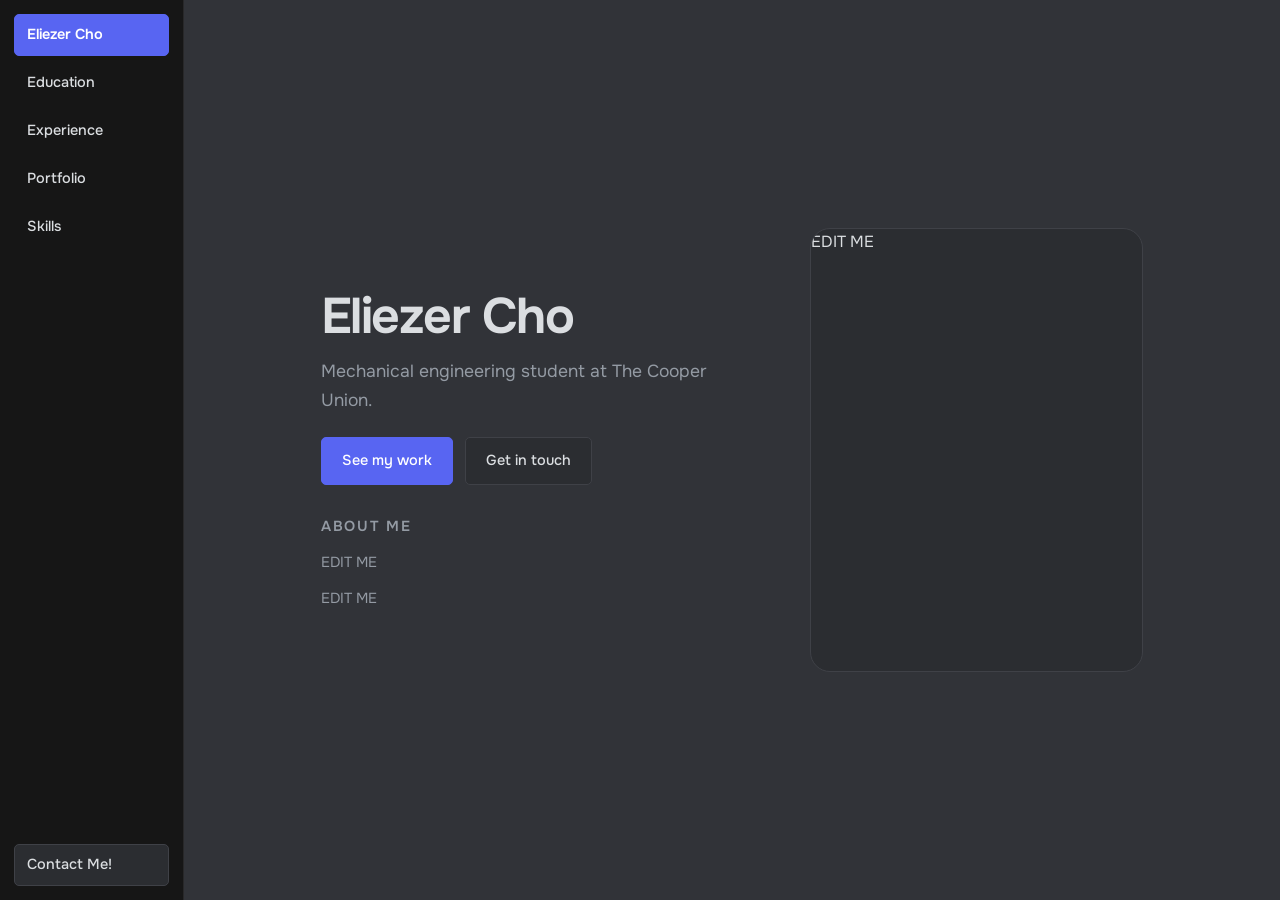
<file: index.html>
<!DOCTYPE html>
<html lang="en">
<head>
  <meta charset="UTF-8">
  <meta name="viewport" content="width=device-width, initial-scale=1.0">
  <title>Eliezer Cho — Engineering Portfolio</title>
  <meta name="description" content="Engineering portfolio of Eliezer Cho — projects, experience, and background.">
  <link rel="preconnect" href="https://fonts.googleapis.com">
  <link rel="preconnect" href="https://fonts.gstatic.com" crossorigin>
  <link href="https://fonts.googleapis.com/css2?family=Onest:wght@400;500;600;700;800&display=swap" rel="stylesheet">
  <link rel="stylesheet" href="styles.css">
</head>

<body>
  <!-- ====================== TOP BAR ====================== -->
  <header class="nav" id="nav">
    <a class="nav__name" href="index.html">Eliezer Cho</a>
    <nav class="nav__links">
      <a href="education.html">Education</a>
      <a href="experience.html">Experience</a>
      <div class="nav__item">
        <a class="nav__trigger" href="portfolio.html">Portfolio</a>
        <div class="nav__dropdown">
          <a href="portfolio.html#motorsports">Motorsports</a>
          <a href="portfolio.html#class-projects">Class Projects</a>
          <a href="portfolio.html#personal-projects">Personal Projects</a>
        </div>
      </div>
      <div class="nav__item">
        <a class="nav__trigger" href="skills.html">Skills</a>
        <div class="nav__dropdown">
          <a href="skills.html#design">Design</a>
          <a href="skills.html#machining">Machining</a>
          <a href="skills.html#controls">Controls</a>
          <a href="skills.html#software">Software</a>
          <a href="skills.html#language">Language</a>
        </div>
      </div>
    </nav>
    <a class="nav__contact" href="contact.html">Contact Me!</a>
  </header>

  <main id="top">
    <!-- ====================== NAME + ABOUT ME ====================== -->
    <section class="home wrap">
      <div class="home__intro">
        <h1>Eliezer Cho</h1>
        <p class="home__tagline">
          <!-- EDIT ME: one or two lines about what you build and what you're after. -->
          Mechanical engineering student at The Cooper Union.
        </p>
        <div class="hero__actions">
          <a class="btn btn--primary" href="portfolio.html">See my work</a>
          <a class="btn" href="contact.html">Get in touch</a>
        </div>

        <div class="home__about">
          <p class="eyebrow">About me</p>
          <p>
            <!-- EDIT ME: a short paragraph on how you got into engineering and what kinds of problems you like. -->
            EDIT ME
          </p>
          <p>
            <!-- EDIT ME: what you're working toward right now, plus a personal note. -->
            EDIT ME
          </p>
        </div>
      </div>

      <div class="home__photo" aria-hidden="true">
        <span><!-- EDIT ME: replace with &lt;img src="your-photo.jpg" alt="Eliezer Cho"&gt; -->EDIT ME</span>
      </div>
    </section>
  </main>


  <script src="script.js" defer></script>
</body>
</html>
</file>
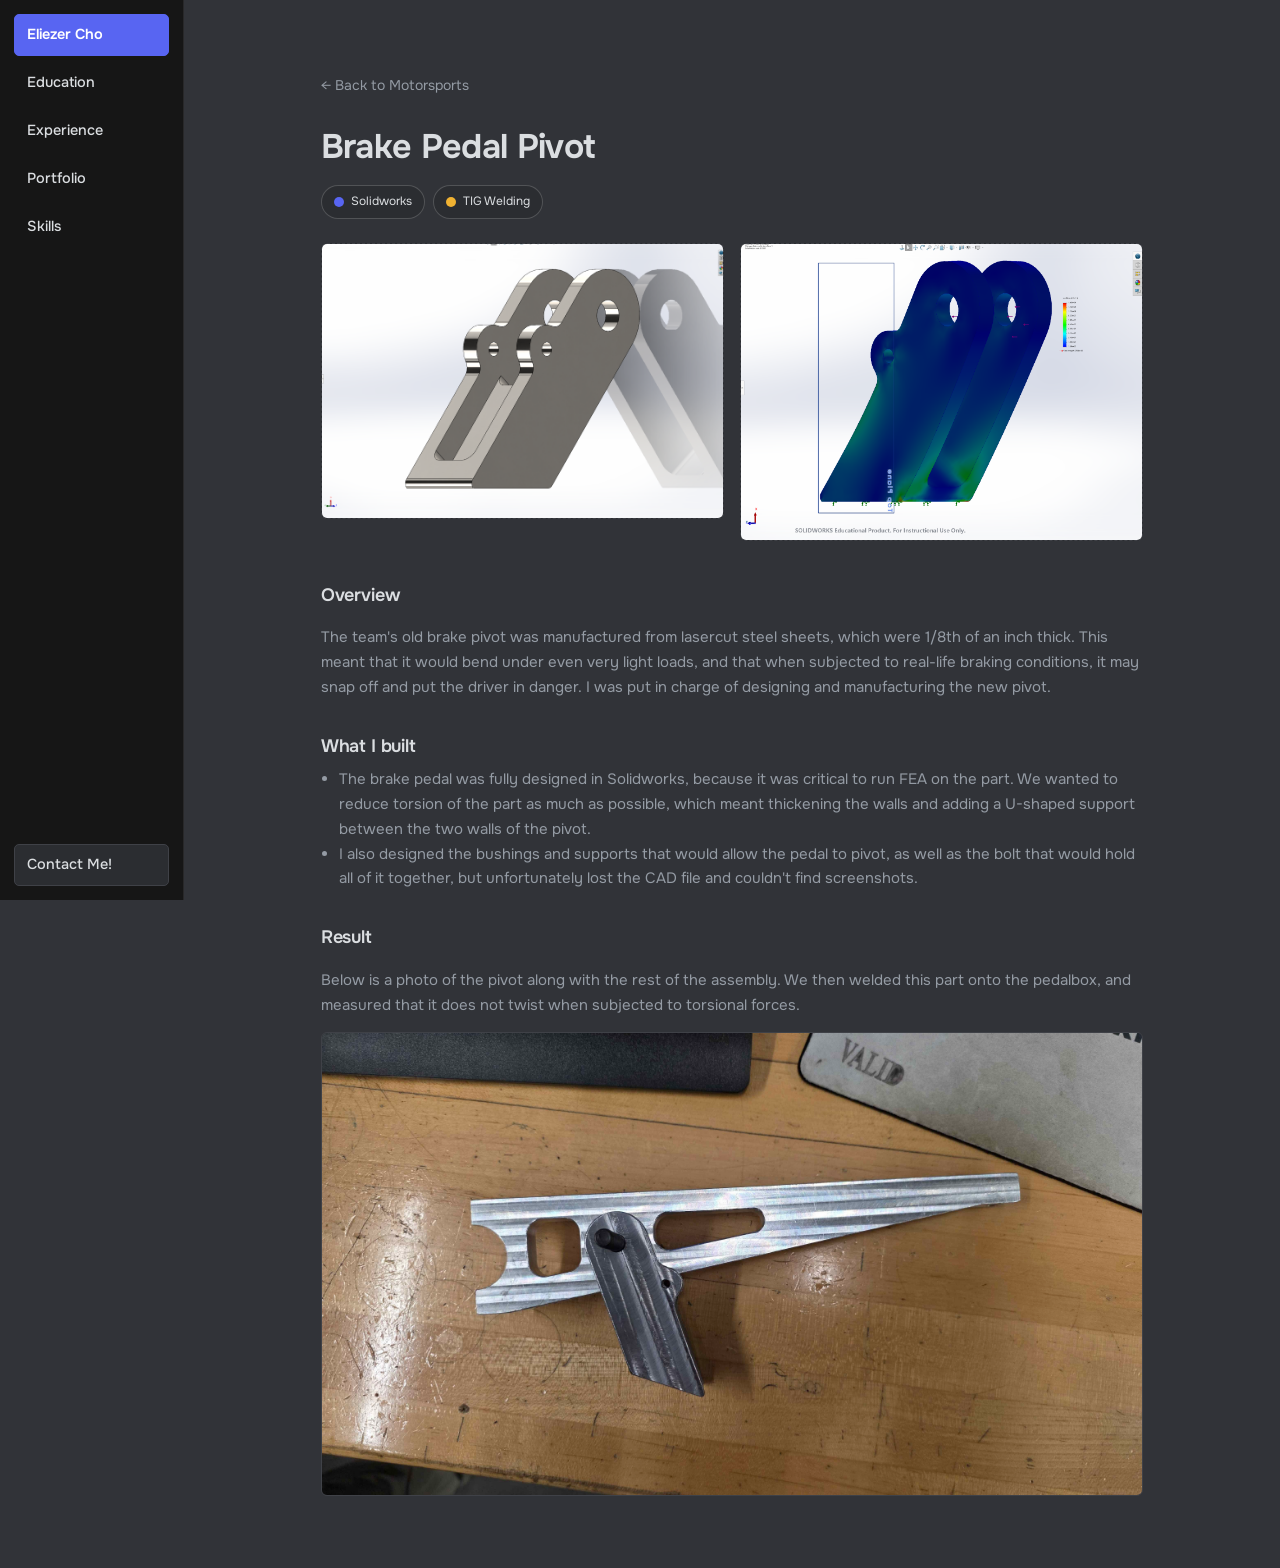
<file: brake-pedal-pivot.html>
<!DOCTYPE html>
<html lang="en">
<head>
  <meta charset="UTF-8">
  <meta name="viewport" content="width=device-width, initial-scale=1.0">
  <title>Brake Pedal Pivot — Eliezer Cho</title>
  <meta name="description" content="Motorsports project by Eliezer Cho.">
  <link rel="preconnect" href="https://fonts.googleapis.com">
  <link rel="preconnect" href="https://fonts.gstatic.com" crossorigin>
  <link href="https://fonts.googleapis.com/css2?family=Onest:wght@400;500;600;700;800&display=swap" rel="stylesheet">
  <link rel="stylesheet" href="styles.css">
</head>

<body>
  <!-- ====================== TOP BAR ====================== -->
  <header class="nav" id="nav">
    <a class="nav__name" href="index.html">Eliezer Cho</a>
    <nav class="nav__links">
      <a href="education.html">Education</a>
      <a href="experience.html">Experience</a>
      <div class="nav__item">
        <a class="nav__trigger" href="portfolio.html">Portfolio</a>
        <div class="nav__dropdown">
          <a href="portfolio.html#motorsports">Motorsports</a>
          <a href="portfolio.html#class-projects">Class Projects</a>
          <a href="portfolio.html#personal-projects">Personal Projects</a>
        </div>
      </div>
      <div class="nav__item">
        <a class="nav__trigger" href="skills.html">Skills</a>
        <div class="nav__dropdown">
          <a href="skills.html#design">Design</a>
          <a href="skills.html#manufacturing">Manufacturing</a>
          <a href="skills.html#controls">Controls</a>
          <a href="skills.html#software">Software</a>
          <a href="skills.html#language">Language</a>
          <a href="skills.html#misc">Miscellaneous</a>
        </div>
      </div>
    </nav>
    <a class="nav__contact" href="contact.html">Contact Me!</a>
  </header>

  <main>
    <section class="wrap">
      <a class="back-link" href="portfolio.html#motorsports">&larr; Back to Motorsports</a>
      <h2 class="project__title">Brake Pedal Pivot</h2>
      <div class="tags">
        <span class="tag"><span class="tag-dot tag-dot--design"></span>Solidworks</span>
        <span class="tag"><span class="tag-dot tag-dot--machining"></span>TIG Welding</span>
      </div>

      <div class="project__media-row">
        <div class="project__media">
          <img src="pivotcad.png" alt="Brake pedal pivot CAD model">
        </div>
        <div class="project__media">
          <img src="pivotfea.png" alt="Brake pedal pivot FEA stress analysis">
        </div>
      </div>

      <div class="project__body">
        <h3>Overview</h3>
        <p>The team's old brake pivot was manufactured from lasercut steel sheets, which were 1/8th of an inch thick. This meant that it would bend under even very light loads, and that when subjected to real-life braking conditions, it may snap off and put the driver in danger. I was put in charge of designing and manufacturing the new pivot. </p>

        <h3>What I built</h3>
        <ul>
          <li>The brake pedal was fully designed in Solidworks, because it was critical to run FEA on the part. We wanted to reduce torsion of the part as much as possible, which meant thickening the walls and adding a U-shaped support between the two walls of the pivot.</li>
          <li>I also designed the bushings and supports that would allow the pedal to pivot, as well as the bolt that would hold all of it together, but unfortunately lost the CAD file and couldn't find screenshots.</li>
        </ul>

        <h3>Result</h3>
        <p>Below is a photo of the pivot along with the rest of the assembly. We then welded this part onto the pedalbox, and measured that it does not twist when subjected to torsional forces.</p>
        <div class="project__media-result">
          <img src="pivot photo.jpg" alt="Machined brake pedal pivot part">
        </div>
      </div>
    </section>
  </main>


  <script src="script.js" defer></script>
</body>
</html>
</file>
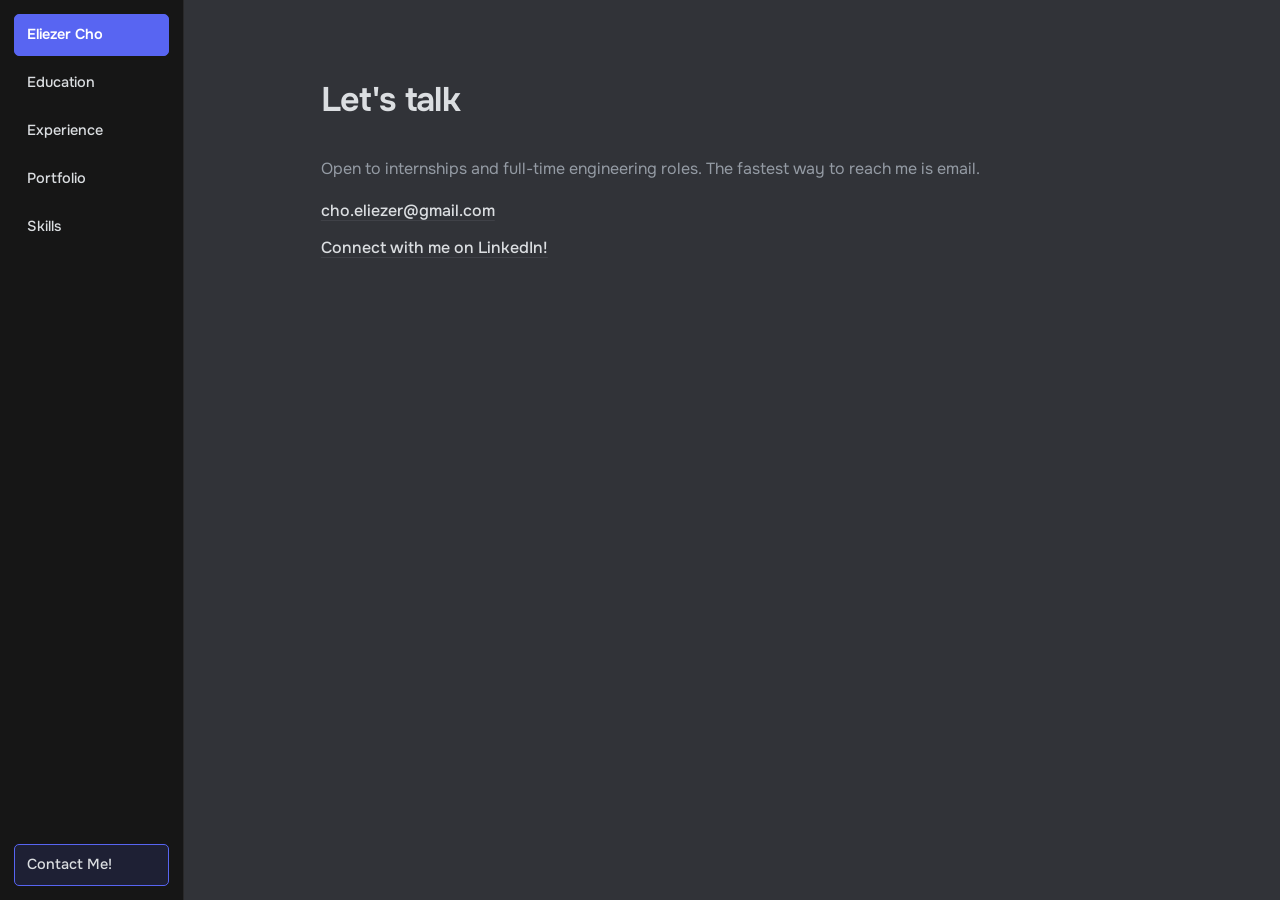
<file: contact.html>
<!DOCTYPE html>
<html lang="en">
<head>
  <meta charset="UTF-8">
  <meta name="viewport" content="width=device-width, initial-scale=1.0">
  <title>Contact — Eliezer Cho</title>
  <meta name="description" content="Get in touch with Eliezer Cho.">
  <link rel="preconnect" href="https://fonts.googleapis.com">
  <link rel="preconnect" href="https://fonts.gstatic.com" crossorigin>
  <link href="https://fonts.googleapis.com/css2?family=Onest:wght@400;500;600;700;800&display=swap" rel="stylesheet">
  <link rel="stylesheet" href="styles.css">
</head>

<body>
  <!-- ====================== TOP BAR ====================== -->
  <header class="nav" id="nav">
    <a class="nav__name" href="index.html">Eliezer Cho</a>
    <nav class="nav__links">
      <a href="education.html">Education</a>
      <a href="experience.html">Experience</a>
      <div class="nav__item">
        <a class="nav__trigger" href="portfolio.html">Portfolio</a>
        <div class="nav__dropdown">
          <a href="portfolio.html#motorsports">Motorsports</a>
          <a href="portfolio.html#class-projects">Class Projects</a>
          <a href="portfolio.html#personal-projects">Personal Projects</a>
        </div>
      </div>
      <div class="nav__item">
        <a class="nav__trigger" href="skills.html">Skills</a>
        <div class="nav__dropdown">
          <a href="skills.html#design">Design</a>
          <a href="skills.html#manufacturing">Manufacturing</a>
          <a href="skills.html#controls">Controls</a>
          <a href="skills.html#software">Software</a>
          <a href="skills.html#language">Language</a>
          <a href="skills.html#misc">Miscellaneous</a>
        </div>
      </div>
    </nav>
    <a class="nav__contact" href="contact.html">Contact Me!</a>
  </header>

  <main>
    <section class="wrap contact">
      <h2>Let's talk</h2>
      <p>Open to internships and full-time engineering roles. The fastest way to reach me is email.</p>
      <div class="contact__links">
        <a href="mailto:cho.eliezer@gmail.com">cho.eliezer@gmail.com</a>
        <a href="https://www.linkedin.com/in/eliezer-cho-99732a210/" target="_blank" rel="noopener">Connect with me on LinkedIn!</a>
      </div>
    </section>
  </main>


  <script src="script.js" defer></script>
</body>
</html>
</file>
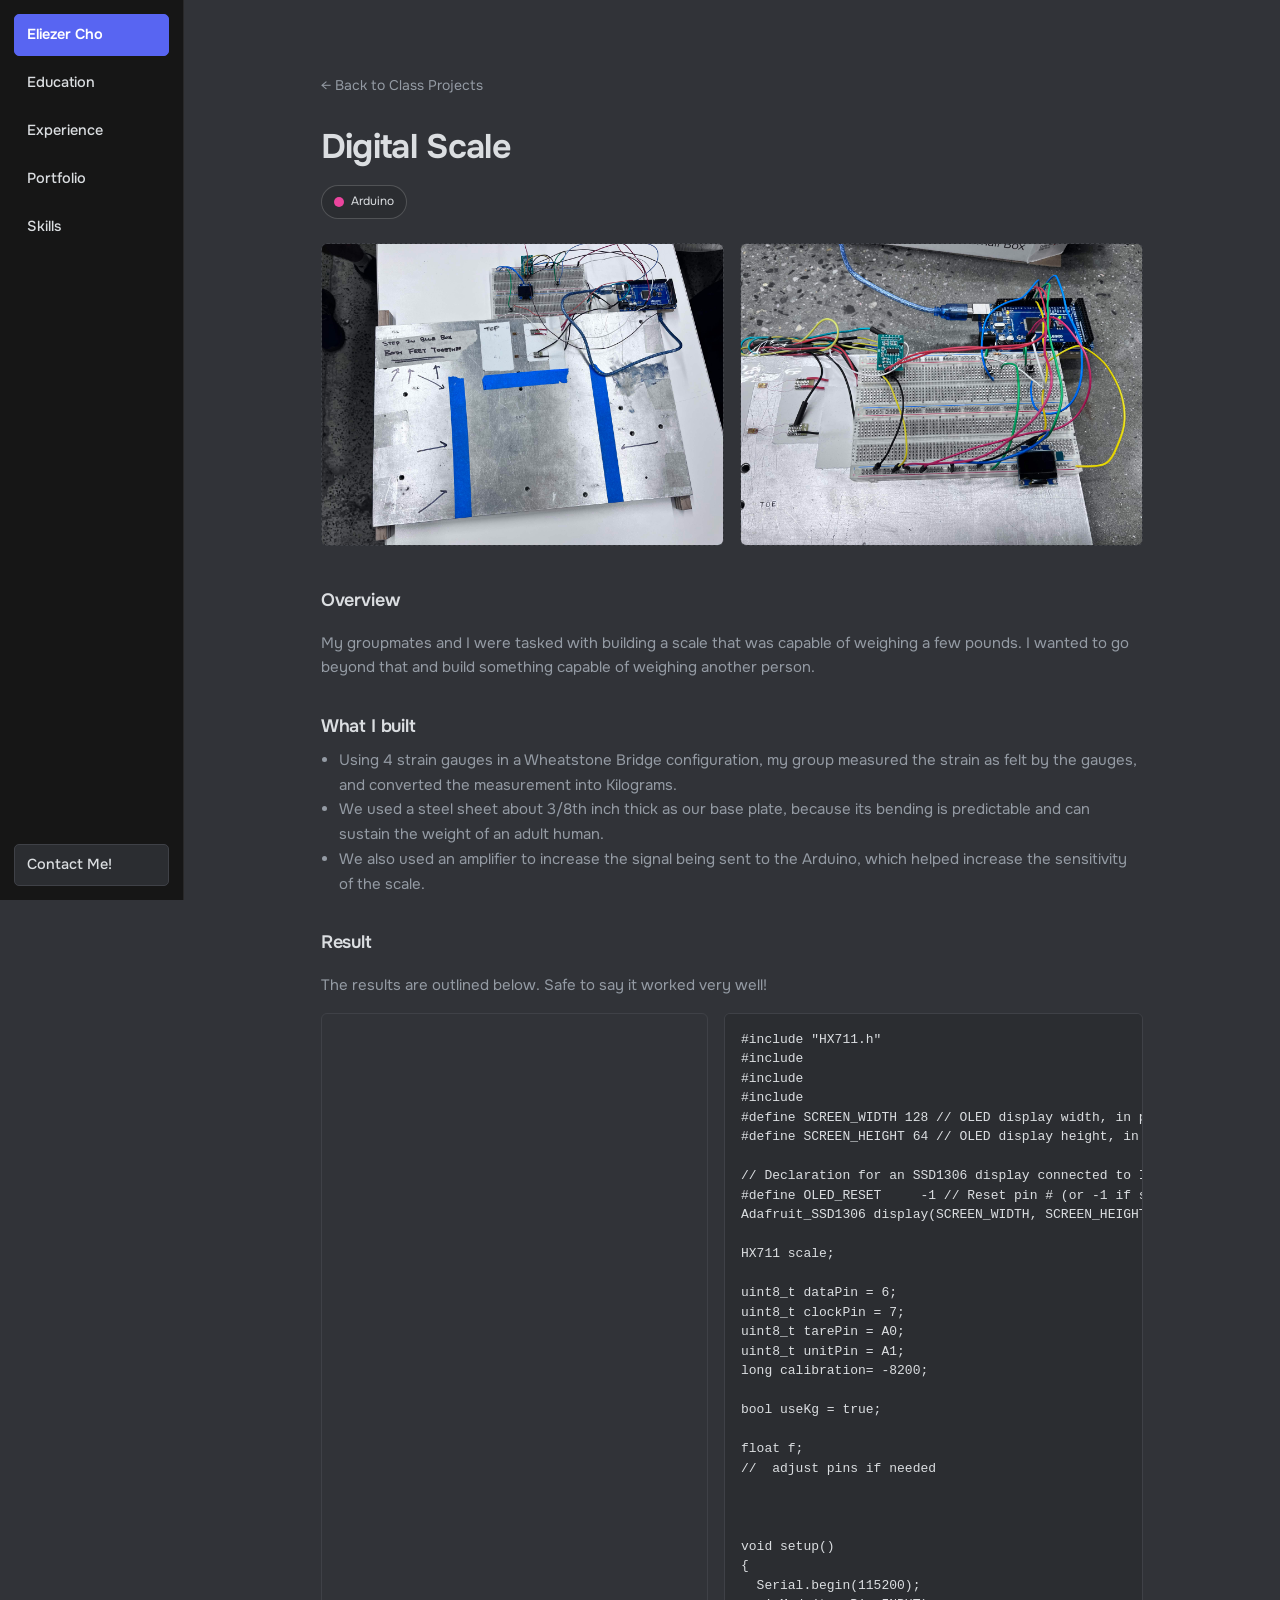
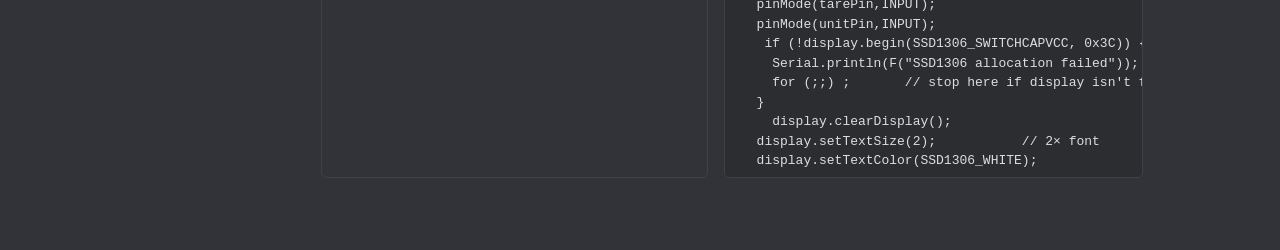
<file: digital-scale.html>
<!DOCTYPE html>
<html lang="en">
<head>
  <meta charset="UTF-8">
  <meta name="viewport" content="width=device-width, initial-scale=1.0">
  <title>Digital Scale — Eliezer Cho</title>
  <meta name="description" content="Class project by Eliezer Cho.">
  <link rel="preconnect" href="https://fonts.googleapis.com">
  <link rel="preconnect" href="https://fonts.gstatic.com" crossorigin>
  <link href="https://fonts.googleapis.com/css2?family=Onest:wght@400;500;600;700;800&display=swap" rel="stylesheet">
  <link rel="stylesheet" href="styles.css">
</head>

<body>
  <!-- ====================== TOP BAR ====================== -->
  <header class="nav" id="nav">
    <a class="nav__name" href="index.html">Eliezer Cho</a>
    <nav class="nav__links">
      <a href="education.html">Education</a>
      <a href="experience.html">Experience</a>
      <div class="nav__item">
        <a class="nav__trigger" href="portfolio.html">Portfolio</a>
        <div class="nav__dropdown">
          <a href="portfolio.html#motorsports">Motorsports</a>
          <a href="portfolio.html#class-projects">Class Projects</a>
          <a href="portfolio.html#personal-projects">Personal Projects</a>
        </div>
      </div>
      <div class="nav__item">
        <a class="nav__trigger" href="skills.html">Skills</a>
        <div class="nav__dropdown">
          <a href="skills.html#design">Design</a>
          <a href="skills.html#manufacturing">Manufacturing</a>
          <a href="skills.html#controls">Controls</a>
          <a href="skills.html#software">Software</a>
          <a href="skills.html#language">Language</a>
          <a href="skills.html#misc">Miscellaneous</a>
        </div>
      </div>
    </nav>
    <a class="nav__contact" href="contact.html">Contact Me!</a>
  </header>

  <main>
    <section class="wrap">
      <a class="back-link" href="portfolio.html#class-projects">&larr; Back to Class Projects</a>
      <h2 class="project__title">Digital Scale</h2>
      <div class="tags">
        <span class="tag"><span class="tag-dot tag-dot--software"></span>Arduino</span>
      </div>

      <div class="project__media-row">
        <div class="project__media">
          <img src="scale.jpg" alt="Scale base plate with sensors and electronics">
        </div>
        <div class="project__media">
          <img src="scalearduino.jpg" alt="Scale wiring on breadboard and Arduino">
        </div>
      </div>

      <div class="project__body">
        <h3>Overview</h3>
        <p>My groupmates and I were tasked with building a scale that was capable of weighing a few pounds. I wanted to go beyond that and build something capable of weighing another person.</p>

        <h3>What I built</h3>
        <ul>
          <li>Using 4 strain gauges in a Wheatstone Bridge configuration, my group measured the strain as felt by the gauges, and converted the measurement into Kilograms.</li>
          <li>We used a steel sheet about 3/8th inch thick as our base plate, because its bending is predictable and can sustain the weight of an adult human.</li>
          <li>We also used an amplifier to increase the signal being sent to the Arduino, which helped increase the sensitivity of the scale.</li>
        </ul>

        <h3>Result</h3>
        <p>The results are outlined below. Safe to say it worked very well!</p>
        <div class="project__code-row">
          <div class="project__pdf">
            <iframe src="ScaleFinalReport.pdf" title="Scale Final Report" loading="lazy"></iframe>
          </div>
          <div class="project__code">
            <pre><code>#include "HX711.h"
#include <Wire.h>
#include <Adafruit_GFX.h>
#include <Adafruit_SSD1306.h>
#define SCREEN_WIDTH 128 // OLED display width, in pixels
#define SCREEN_HEIGHT 64 // OLED display height, in pixels

// Declaration for an SSD1306 display connected to I2C (SDA, SCL pins)
#define OLED_RESET     -1 // Reset pin # (or -1 if sharing Arduino reset pin)
Adafruit_SSD1306 display(SCREEN_WIDTH, SCREEN_HEIGHT, &Wire, OLED_RESET);

HX711 scale;

uint8_t dataPin = 6;
uint8_t clockPin = 7;
uint8_t tarePin = A0;
uint8_t unitPin = A1;
long calibration= -8200;

bool useKg = true;

float f;
//  adjust pins if needed



void setup()
{
  Serial.begin(115200);
  pinMode(tarePin,INPUT);
  pinMode(unitPin,INPUT);
   if (!display.begin(SSD1306_SWITCHCAPVCC, 0x3C)) {
    Serial.println(F("SSD1306 allocation failed"));
    for (;;) ;       // stop here if display isn't found
  } 
    display.clearDisplay();
  display.setTextSize(2);           // 2× font
  display.setTextColor(SSD1306_WHITE);
  
  scale.begin(dataPin, clockPin);
  scale.set_scale(calibration);
  scale.tare(20);   //  reset the scale to zero = 0
  delay(200);
}

void loop()
{
  //  continuous scale 4x per second
  if (digitalRead(unitPin) == HIGH) {   
    useKg = !useKg;              
    while (digitalRead(unitPin) == HIGH); 
  }

  if (digitalRead(tarePin) == HIGH) {
    scale.tare(20);
    delay(200);
    while (digitalRead(tarePin) == HIGH);  
  }
  
  float kg = scale.get_units(5);
 
  float w  = useKg ? kg : kg * 2.20462;

  Serial.print(w, 3);
  Serial.println(useKg ? F(" kg") : F(" lb"));
  char buf[16];
  dtostrf(w, 6, 2, buf);           // " 63.42" etc.
  display.clearDisplay();
  display.setCursor(0, 16);
  display.print(buf);
  display.print(useKg ? F(" kg") : F(" lb"));
  display.display();  

  delay(25); 
}</code></pre>
          </div>
        </div>
      </div>
    </section>
  </main>


  <script src="script.js" defer></script>
</body>
</html>
</file>
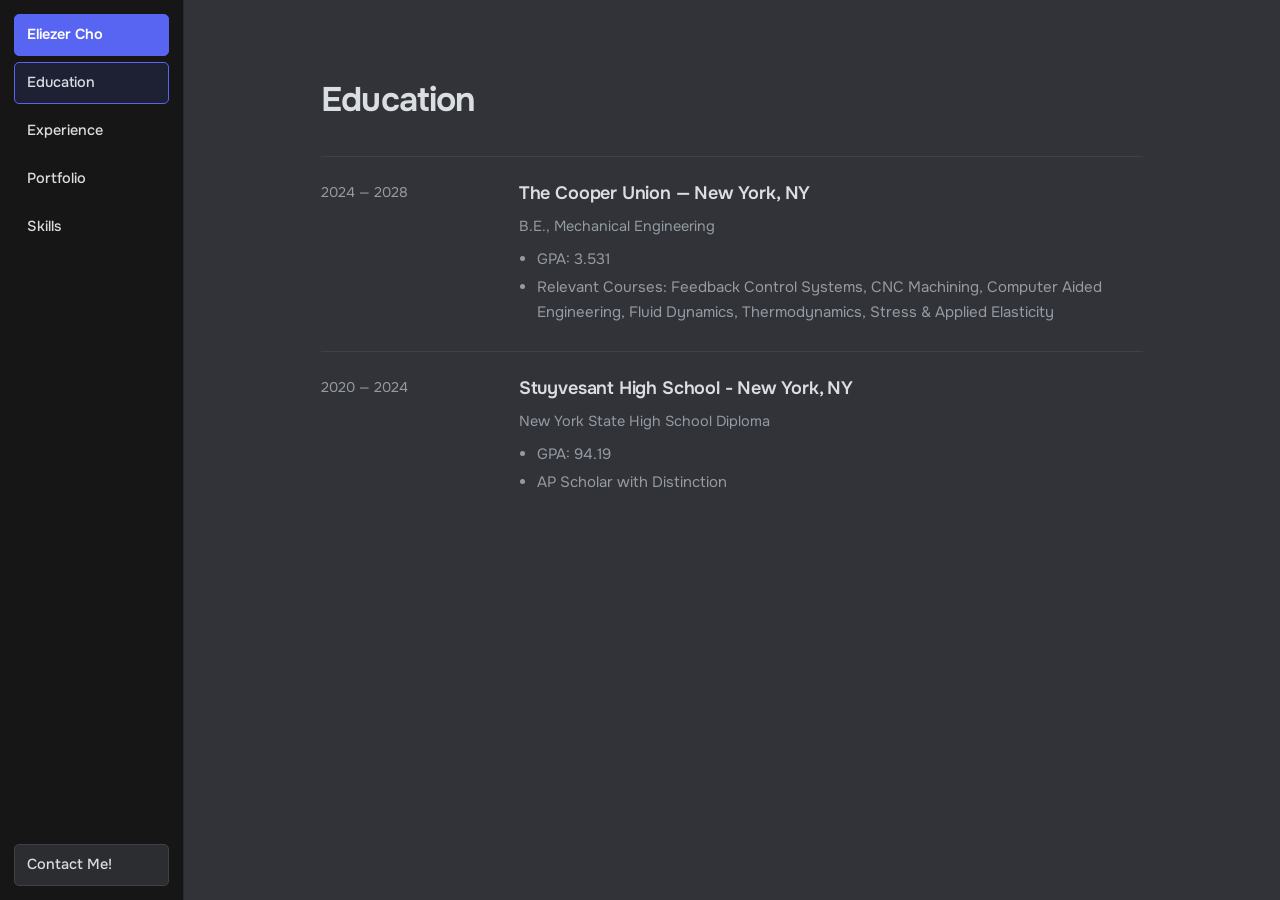
<file: education.html>
<!DOCTYPE html>
<html lang="en">
<head>
  <meta charset="UTF-8">
  <meta name="viewport" content="width=device-width, initial-scale=1.0">
  <title>Education — Eliezer Cho</title>
  <meta name="description" content="Education of Eliezer Cho.">
  <link rel="preconnect" href="https://fonts.googleapis.com">
  <link rel="preconnect" href="https://fonts.gstatic.com" crossorigin>
  <link href="https://fonts.googleapis.com/css2?family=Onest:wght@400;500;600;700;800&display=swap" rel="stylesheet">
  <link rel="stylesheet" href="styles.css">
</head>

<body>
  <!-- ====================== TOP BAR ====================== -->
  <header class="nav" id="nav">
    <a class="nav__name" href="index.html">Eliezer Cho</a>
    <nav class="nav__links">
      <a href="education.html">Education</a>
      <a href="experience.html">Experience</a>
      <div class="nav__item">
        <a class="nav__trigger" href="portfolio.html">Portfolio</a>
        <div class="nav__dropdown">
          <a href="portfolio.html#motorsports">Motorsports</a>
          <a href="portfolio.html#class-projects">Class Projects</a>
          <a href="portfolio.html#personal-projects">Personal Projects</a>
        </div>
      </div>
      <div class="nav__item">
        <a class="nav__trigger" href="skills.html">Skills</a>
        <div class="nav__dropdown">
          <a href="skills.html#design">Design</a>
          <a href="skills.html#manufacturing">Manufacturing</a>
          <a href="skills.html#controls">Controls</a>
          <a href="skills.html#software">Software</a>
          <a href="skills.html#language">Language</a>
          <a href="skills.html#misc">Miscellaneous</a>
        </div>
      </div>
    </nav>
    <a class="nav__contact" href="contact.html">Contact Me!</a>
  </header>

  <main>
    <section class="wrap">
      <h2>Education</h2>

      <div class="job">
        <div class="job__when">2024 — 2028</div>
        <div>
          <h3>The Cooper Union — New York, NY</h3>
          <p class="job__where">B.E., Mechanical Engineering</p>
          <ul>
            <li>GPA: 3.531</li>
            <li>Relevant Courses: Feedback Control Systems, CNC Machining, Computer Aided Engineering, Fluid Dynamics, Thermodynamics, Stress & Applied Elasticity </li>
          </ul>
        </div>
      </div>
      <div class="job">
        <div class="job__when">2020 — 2024</div>
        <div>
          <h3>Stuyvesant High School - New York, NY</h3>
          <p class="job__where">New York State High School Diploma</p>
          <ul>
            <li>GPA: 94.19</li>
            <li>AP Scholar with Distinction</li>
          </ul>
        </div>
      </div>
    </section>
  </main>


  <script src="script.js" defer></script>
</body>
</html>
</file>
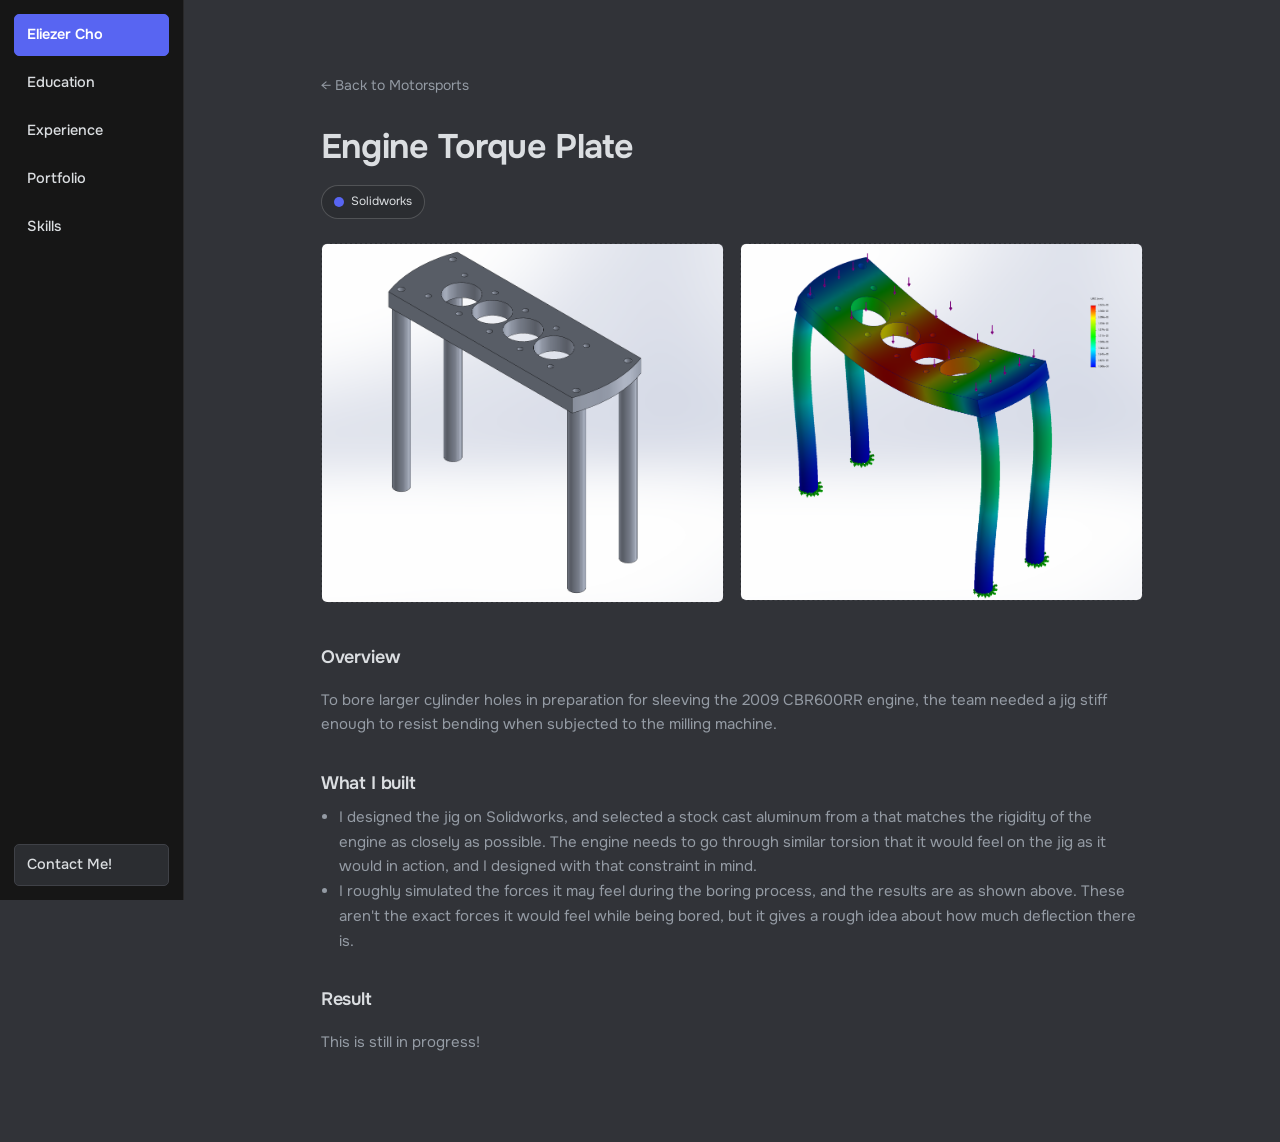
<file: engine-torque-plate.html>
<!DOCTYPE html>
<html lang="en">
<head>
  <meta charset="UTF-8">
  <meta name="viewport" content="width=device-width, initial-scale=1.0">
  <title>Engine Torque Plate — Eliezer Cho</title>
  <meta name="description" content="Motorsports project by Eliezer Cho.">
  <link rel="preconnect" href="https://fonts.googleapis.com">
  <link rel="preconnect" href="https://fonts.gstatic.com" crossorigin>
  <link href="https://fonts.googleapis.com/css2?family=Onest:wght@400;500;600;700;800&display=swap" rel="stylesheet">
  <link rel="stylesheet" href="styles.css">
</head>

<body>
  <!-- ====================== TOP BAR ====================== -->
  <header class="nav" id="nav">
    <a class="nav__name" href="index.html">Eliezer Cho</a>
    <nav class="nav__links">
      <a href="education.html">Education</a>
      <a href="experience.html">Experience</a>
      <div class="nav__item">
        <a class="nav__trigger" href="portfolio.html">Portfolio</a>
        <div class="nav__dropdown">
          <a href="portfolio.html#motorsports">Motorsports</a>
          <a href="portfolio.html#class-projects">Class Projects</a>
          <a href="portfolio.html#personal-projects">Personal Projects</a>
        </div>
      </div>
      <div class="nav__item">
        <a class="nav__trigger" href="skills.html">Skills</a>
        <div class="nav__dropdown">
          <a href="skills.html#design">Design</a>
          <a href="skills.html#manufacturing">Manufacturing</a>
          <a href="skills.html#controls">Controls</a>
          <a href="skills.html#software">Software</a>
          <a href="skills.html#language">Language</a>
          <a href="skills.html#misc">Miscellaneous</a>
        </div>
      </div>
    </nav>
    <a class="nav__contact" href="contact.html">Contact Me!</a>
  </header>

  <main>
    <section class="wrap">
      <a class="back-link" href="portfolio.html#motorsports">&larr; Back to Motorsports</a>
      <h2 class="project__title">Engine Torque Plate</h2>
      <div class="tags">
        <span class="tag"><span class="tag-dot tag-dot--design"></span>Solidworks</span>
      </div>

      <div class="project__media-row">
        <div class="project__media">
          <img src="enginejig.png" alt="Engine torque plate jig">
        </div>
        <div class="project__media">
          <img src="enginejiganalysis.png" alt="Engine torque plate CAD model">
        </div>
      </div>

      <div class="project__body">
        <h3>Overview</h3>
        <p>To bore larger cylinder holes in preparation for sleeving the 2009 CBR600RR engine, the team needed a jig stiff enough to resist bending when subjected to the milling machine.</p>

        <h3>What I built</h3>
        <ul>
          <li>I designed the jig on Solidworks, and selected a stock cast aluminum from a that matches the rigidity of the engine as closely as possible. The engine needs to go through similar torsion that it would feel on the jig as it would in action, and I designed with that constraint in mind.</li>
          <li>I roughly simulated the forces it may feel during the boring process, and the results are as shown above. These aren't the exact forces it would feel while being bored, but it gives a rough idea about how much deflection there is.</li>
        </ul>

        <h3>Result</h3>
        <p>This is still in progress!</p>
      </div>
    </section>
  </main>


  <script src="script.js" defer></script>
</body>
</html>
</file>
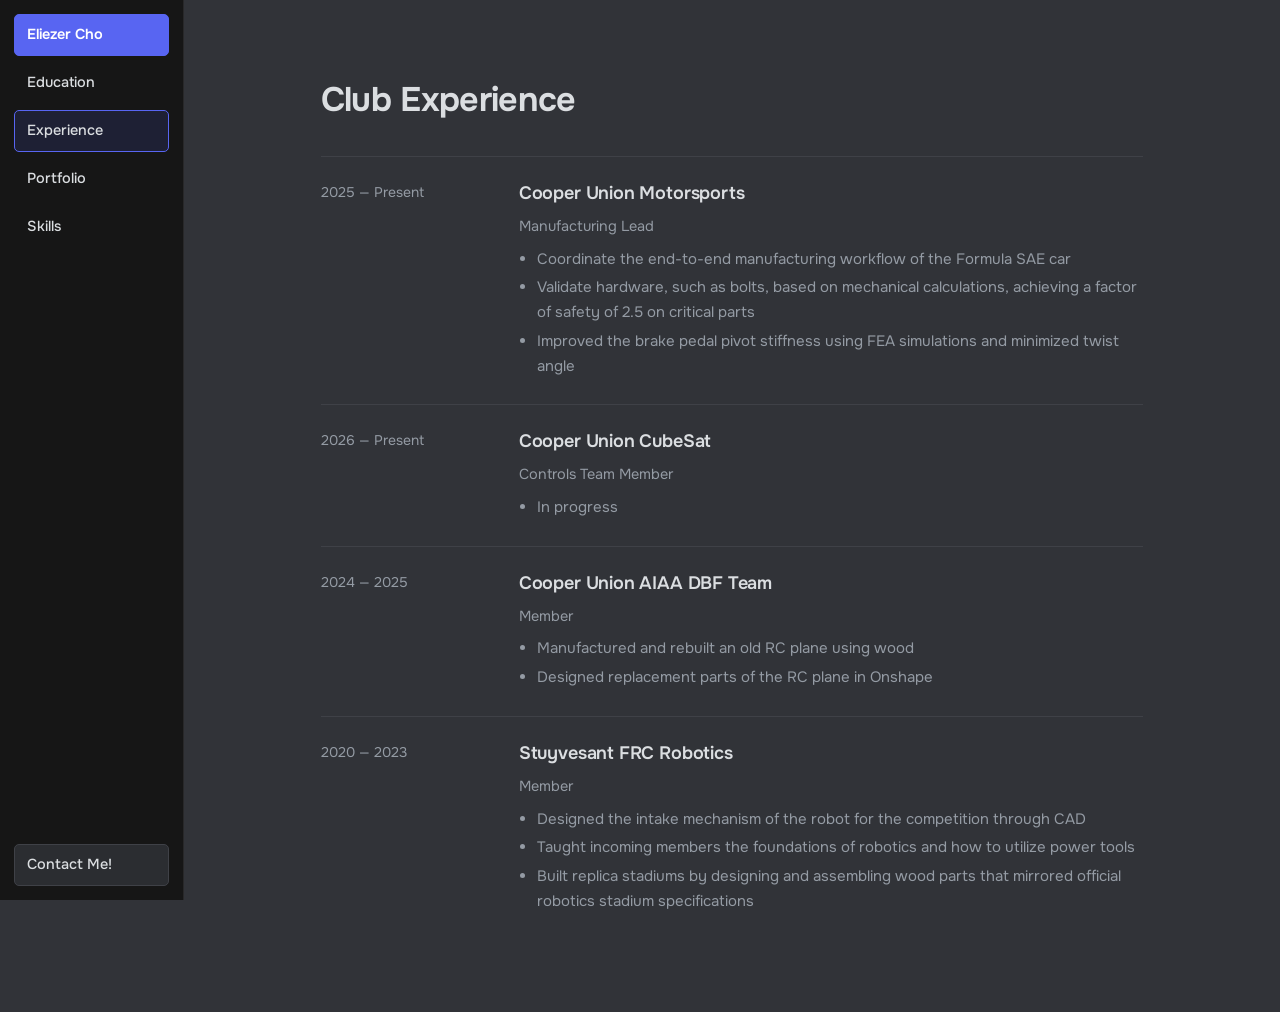
<file: experience.html>
<!DOCTYPE html>
<html lang="en">
<head>
  <meta charset="UTF-8">
  <meta name="viewport" content="width=device-width, initial-scale=1.0">
  <title>Experience — Eliezer Cho</title>
  <meta name="description" content="Club experience of Eliezer Cho.">
  <link rel="preconnect" href="https://fonts.googleapis.com">
  <link rel="preconnect" href="https://fonts.gstatic.com" crossorigin>
  <link href="https://fonts.googleapis.com/css2?family=Onest:wght@400;500;600;700;800&display=swap" rel="stylesheet">
  <link rel="stylesheet" href="styles.css">
</head>

<body>
  <!-- ====================== TOP BAR ====================== -->
  <header class="nav" id="nav">
    <a class="nav__name" href="index.html">Eliezer Cho</a>
    <nav class="nav__links">
      <a href="education.html">Education</a>
      <a href="experience.html">Experience</a>
      <div class="nav__item">
        <a class="nav__trigger" href="portfolio.html">Portfolio</a>
        <div class="nav__dropdown">
          <a href="portfolio.html#motorsports">Motorsports</a>
          <a href="portfolio.html#class-projects">Class Projects</a>
          <a href="portfolio.html#personal-projects">Personal Projects</a>
        </div>
      </div>
      <div class="nav__item">
        <a class="nav__trigger" href="skills.html">Skills</a>
        <div class="nav__dropdown">
          <a href="skills.html#design">Design</a>
          <a href="skills.html#manufacturing">Manufacturing</a>
          <a href="skills.html#controls">Controls</a>
          <a href="skills.html#software">Software</a>
          <a href="skills.html#language">Language</a>
          <a href="skills.html#misc">Miscellaneous</a>
        </div>
      </div>
    </nav>
    <a class="nav__contact" href="contact.html">Contact Me!</a>
  </header>

  <main>
    <section class="wrap">
      <h2>Club Experience</h2>

      <div class="job">
        <div class="job__when">2025 — Present</div>
        <div>
          <h3>Cooper Union Motorsports</h3>
          <p class="job__where">Manufacturing Lead</p>
          <ul>
            <li>Coordinate the end-to-end manufacturing workflow of the Formula SAE car</li>
            <li>Validate hardware, such as bolts, based on mechanical calculations, achieving a factor of safety of 2.5 on critical parts</li>
            <li>Improved the brake pedal pivot stiffness using FEA simulations and minimized twist angle</li>
          </ul>
        </div>
      </div>
      <div class="job">
        <div class="job__when">2026 — Present</div>
        <div>
          <h3>Cooper Union CubeSat</h3>
          <p class="job__where">Controls Team Member</p>
          <ul>
            <li>In progress</li>
          </ul>
        </div>
      </div>
      <div class="job">
        <div class="job__when">2024 — 2025</div>
        <div>
          <h3>Cooper Union AIAA DBF Team</h3>
          <p class="job__where">Member</p>
          <ul>
            <li>Manufactured and rebuilt an old RC plane using wood</li>
            <li>Designed replacement parts of the RC plane in Onshape</li>
          </ul>
        </div>
      </div>
      <div class="job">
        <div class="job__when">2020 — 2023</div>
        <div>
          <h3>Stuyvesant FRC Robotics</h3>
          <p class="job__where">Member</p>
          <ul>
            <li>Designed the intake mechanism of the robot for the competition through CAD</li>
            <li>Taught incoming members the foundations of robotics and how to utilize power tools</li>
            <li>Built replica stadiums by designing and assembling wood parts that mirrored official robotics stadium specifications</li>
          </ul>
        </div>
      </div>
    </section>
  </main>


  <script src="script.js" defer></script>
</body>
</html>
</file>
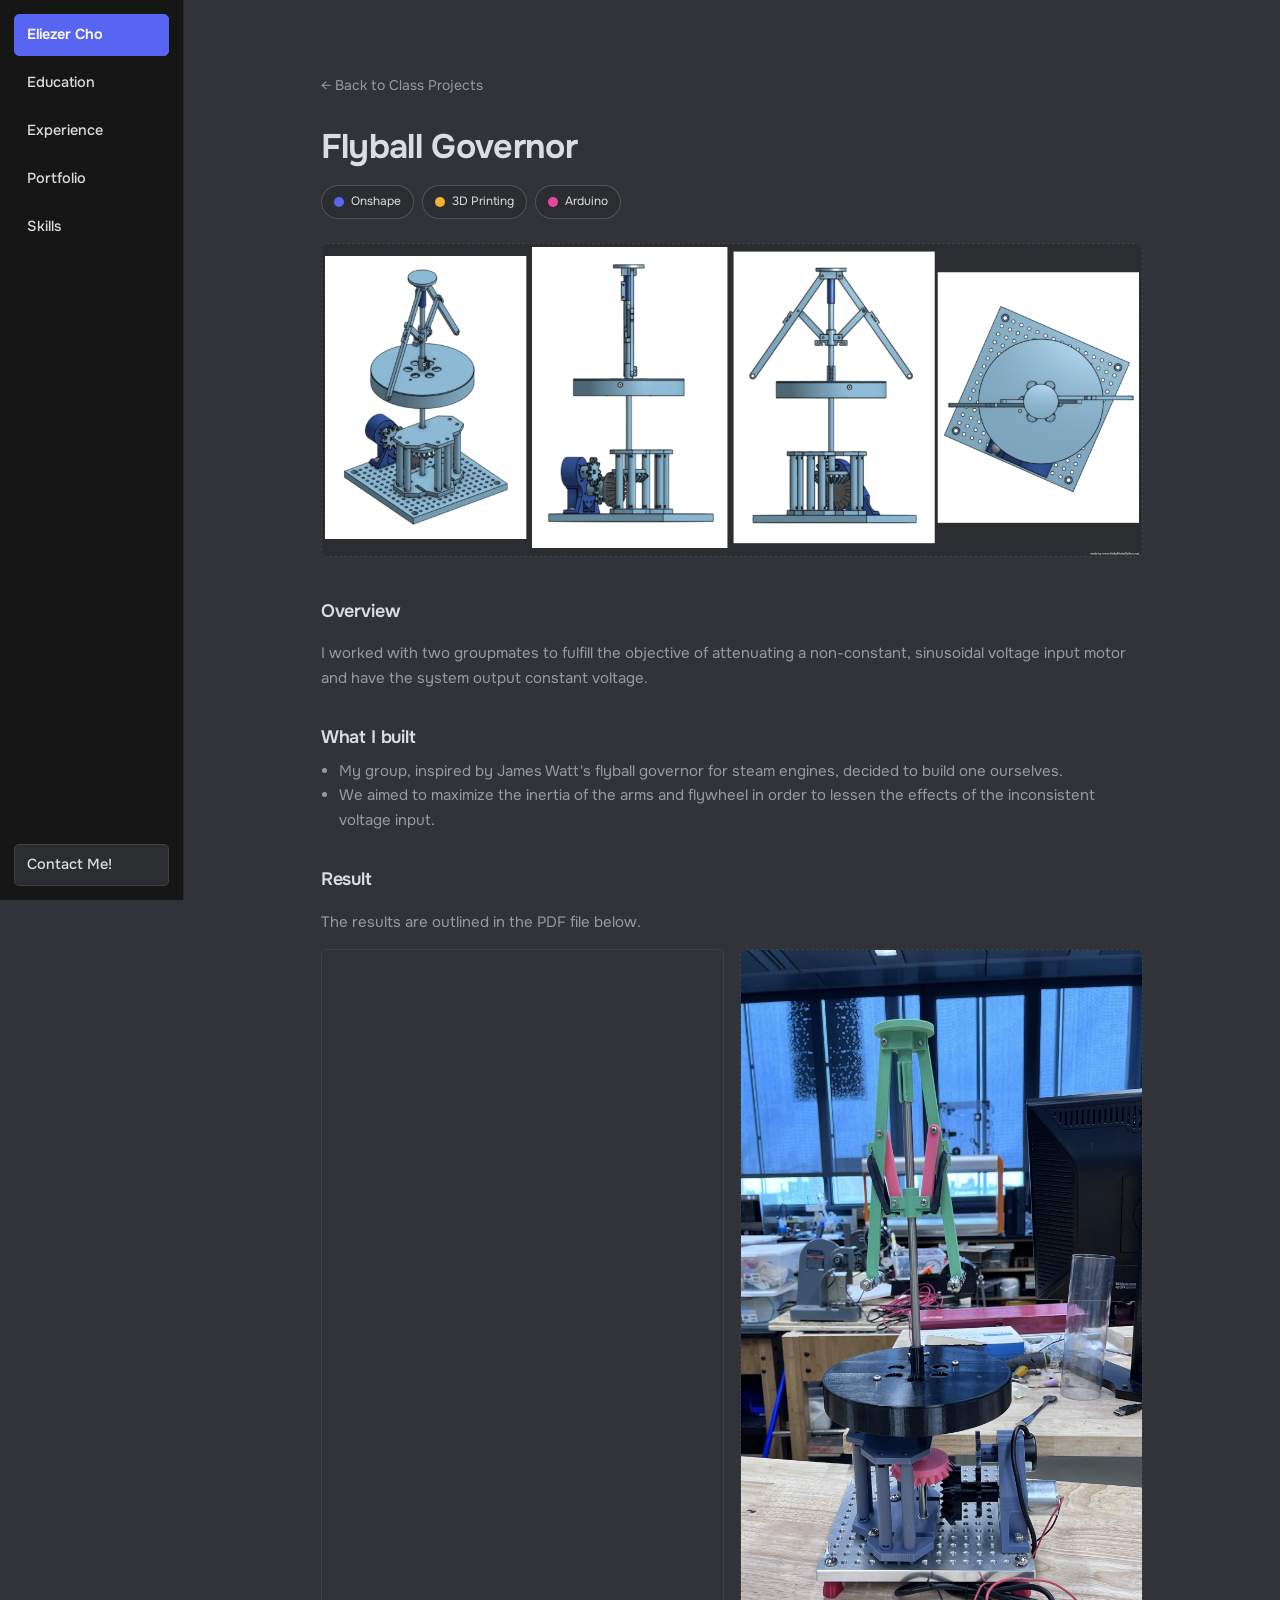
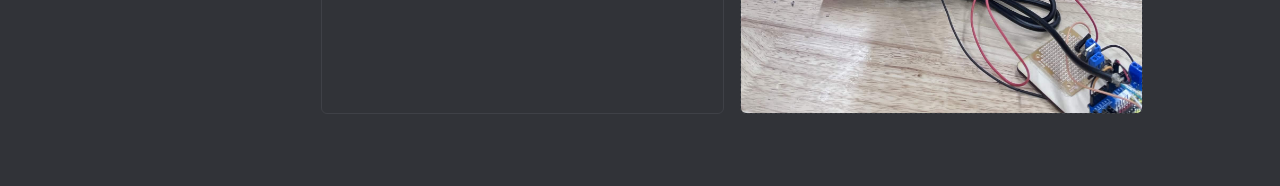
<file: flyball-governor.html>
<!DOCTYPE html>
<html lang="en">
<head>
  <meta charset="UTF-8">
  <meta name="viewport" content="width=device-width, initial-scale=1.0">
  <title>Flyball Governor — Eliezer Cho</title>
  <meta name="description" content="Class project by Eliezer Cho.">
  <link rel="preconnect" href="https://fonts.googleapis.com">
  <link rel="preconnect" href="https://fonts.gstatic.com" crossorigin>
  <link href="https://fonts.googleapis.com/css2?family=Onest:wght@400;500;600;700;800&display=swap" rel="stylesheet">
  <link rel="stylesheet" href="styles.css">
</head>

<body>
  <!-- ====================== TOP BAR ====================== -->
  <header class="nav" id="nav">
    <a class="nav__name" href="index.html">Eliezer Cho</a>
    <nav class="nav__links">
      <a href="education.html">Education</a>
      <a href="experience.html">Experience</a>
      <div class="nav__item">
        <a class="nav__trigger" href="portfolio.html">Portfolio</a>
        <div class="nav__dropdown">
          <a href="portfolio.html#motorsports">Motorsports</a>
          <a href="portfolio.html#class-projects">Class Projects</a>
          <a href="portfolio.html#personal-projects">Personal Projects</a>
        </div>
      </div>
      <div class="nav__item">
        <a class="nav__trigger" href="skills.html">Skills</a>
        <div class="nav__dropdown">
          <a href="skills.html#design">Design</a>
          <a href="skills.html#manufacturing">Manufacturing</a>
          <a href="skills.html#controls">Controls</a>
          <a href="skills.html#software">Software</a>
          <a href="skills.html#language">Language</a>
          <a href="skills.html#misc">Miscellaneous</a>
        </div>
      </div>
    </nav>
    <a class="nav__contact" href="contact.html">Contact Me!</a>
  </header>

  <main>
    <section class="wrap">
      <a class="back-link" href="portfolio.html#class-projects">&larr; Back to Class Projects</a>
      <h2 class="project__title">Flyball Governor</h2>
      <div class="tags">
        <span class="tag"><span class="tag-dot tag-dot--design"></span>Onshape</span>
        <span class="tag"><span class="tag-dot tag-dot--machining"></span>3D Printing</span>
        <span class="tag"><span class="tag-dot tag-dot--software"></span>Arduino</span>
      </div>

      <div class="project__media-row">
        <div class="project__media">
          <img src="rectifiercad.png" alt="Flyball governor CAD model, multiple views">
        </div>
      </div>

      <div class="project__body">
        <h3>Overview</h3>
        <p>I worked with two groupmates to fulfill the objective of attenuating a non-constant, sinusoidal voltage input motor and have the system output constant voltage.</p>

        <h3>What I built</h3>
        <ul>
          <li>My group, inspired by James Watt's flyball governor for steam engines, decided to build one ourselves.</li>
          <li>We aimed to maximize the inertia of the arms and flywheel in order to lessen the effects of the inconsistent voltage input.</li>
        </ul>

        <h3>Result</h3>
        <p>The results are outlined in the PDF file below.</p>
        <div class="project__code-row">
          <div class="project__pdf">
            <iframe src="MechanicalRectifierFinalReport.pdf" title="Mechanical Rectifier Final Report" loading="lazy"></iframe>
          </div>
          <div class="project__media">
            <img src="flyball.jpg" alt="Assembled flyball governor">
          </div>
        </div>
      </div>
    </section>
  </main>


  <script src="script.js" defer></script>
</body>
</html>
</file>
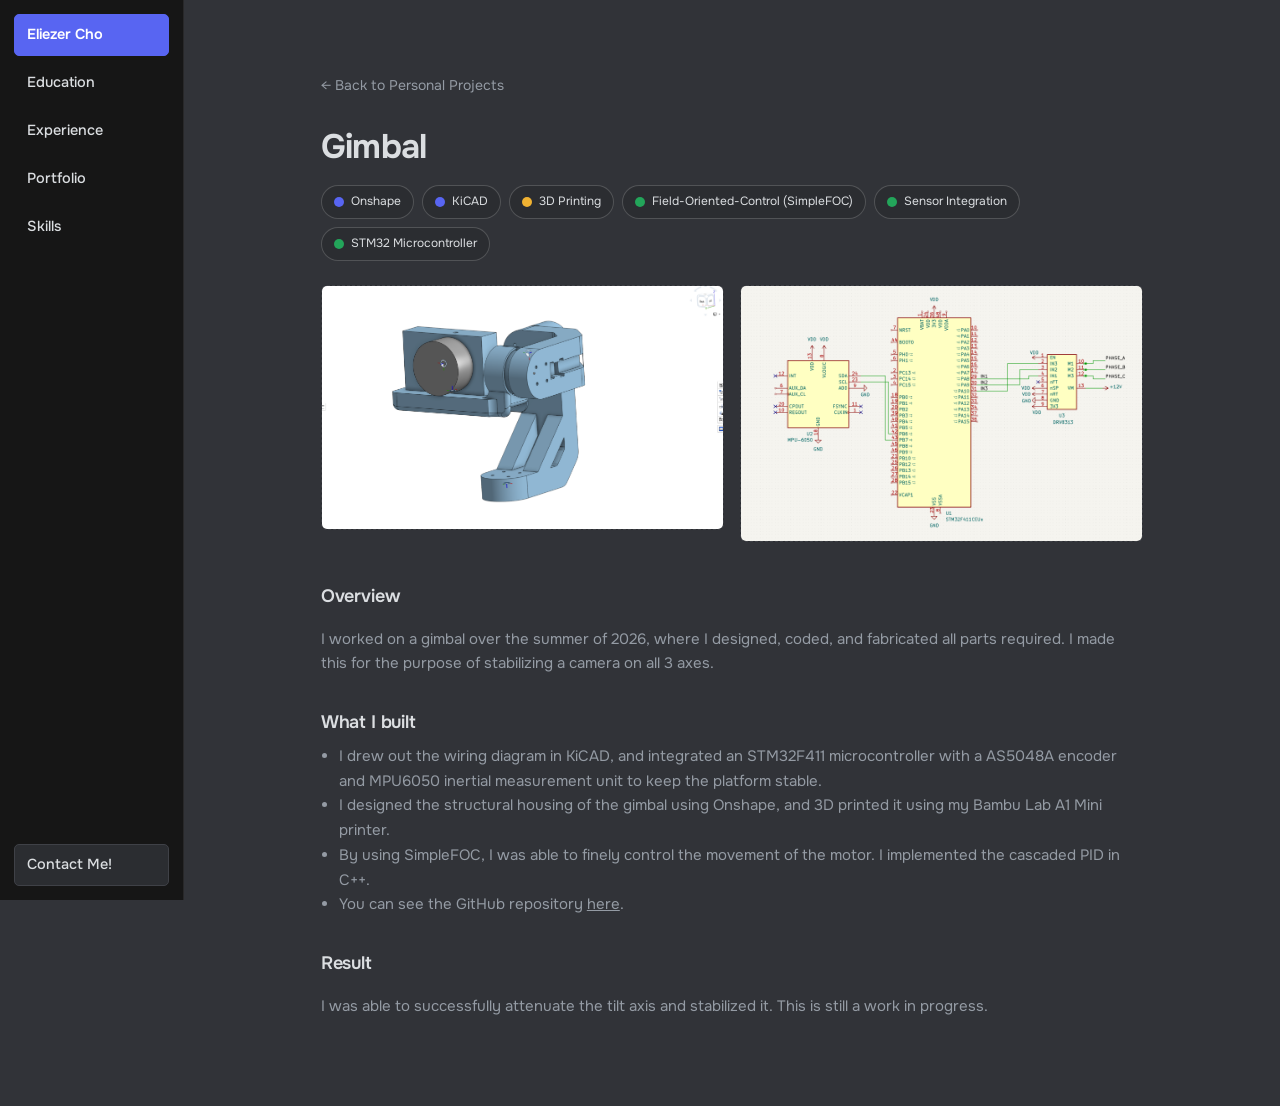
<file: gimbal.html>
<!DOCTYPE html>
<html lang="en">
<head>
  <meta charset="UTF-8">
  <meta name="viewport" content="width=device-width, initial-scale=1.0">
  <title>Gimbal — Eliezer Cho</title>
  <meta name="description" content="Personal project by Eliezer Cho.">
  <link rel="preconnect" href="https://fonts.googleapis.com">
  <link rel="preconnect" href="https://fonts.gstatic.com" crossorigin>
  <link href="https://fonts.googleapis.com/css2?family=Onest:wght@400;500;600;700;800&display=swap" rel="stylesheet">
  <link rel="stylesheet" href="styles.css">
</head>

<body>
  <!-- ====================== TOP BAR ====================== -->
  <header class="nav" id="nav">
    <a class="nav__name" href="index.html">Eliezer Cho</a>
    <nav class="nav__links">
      <a href="education.html">Education</a>
      <a href="experience.html">Experience</a>
      <div class="nav__item">
        <a class="nav__trigger" href="portfolio.html">Portfolio</a>
        <div class="nav__dropdown">
          <a href="portfolio.html#motorsports">Motorsports</a>
          <a href="portfolio.html#class-projects">Class Projects</a>
          <a href="portfolio.html#personal-projects">Personal Projects</a>
        </div>
      </div>
      <div class="nav__item">
        <a class="nav__trigger" href="skills.html">Skills</a>
        <div class="nav__dropdown">
          <a href="skills.html#design">Design</a>
          <a href="skills.html#manufacturing">Manufacturing</a>
          <a href="skills.html#controls">Controls</a>
          <a href="skills.html#software">Software</a>
          <a href="skills.html#language">Language</a>
          <a href="skills.html#misc">Miscellaneous</a>
        </div>
      </div>
    </nav>
    <a class="nav__contact" href="contact.html">Contact Me!</a>
  </header>

  <main>
    <section class="wrap">
      <a class="back-link" href="portfolio.html#personal-projects">&larr; Back to Personal Projects</a>
      <h2 class="project__title">Gimbal</h2>
      <div class="tags">
        <span class="tag"><span class="tag-dot tag-dot--design"></span>Onshape</span>
        <span class="tag"><span class="tag-dot tag-dot--design"></span>KiCAD</span>
        <span class="tag"><span class="tag-dot tag-dot--machining"></span>3D Printing</span>
        <span class="tag"><span class="tag-dot tag-dot--controls"></span>Field-Oriented-Control (SimpleFOC)</span>
        <span class="tag"><span class="tag-dot tag-dot--controls"></span>Sensor Integration</span>
        <span class="tag"><span class="tag-dot tag-dot--controls"></span>STM32 Microcontroller</span>
      </div>

      <div class="project__media-row">
        <div class="project__media">
          <img src="gimbal.png" alt="Gimbal assembly">
        </div>
        <div class="project__media">
          <img src="wiringdiagram.png" alt="Gimbal wiring diagram">
        </div>
      </div>

      <div class="project__body">
        <h3>Overview</h3>
        <p>I worked on a gimbal over the summer of 2026, where I designed, coded, and fabricated all parts required. I made this for the purpose of stabilizing a camera on all 3 axes.</p>

    

        <h3>What I built</h3>
        <ul>
          <li>I drew out the wiring diagram in KiCAD, and integrated an STM32F411 microcontroller with a AS5048A encoder and MPU6050 inertial measurement unit to keep the platform stable.</li>
          <li>I designed the structural housing of the gimbal using Onshape, and 3D printed it using my Bambu Lab A1 Mini printer.</li>
          <li>By using SimpleFOC, I was able to finely control the movement of the motor. I implemented the cascaded PID in C++.</li>
          <li>You can see the GitHub repository <a href="https://github.com/mydkm/SomeCoolControlShit" target="_blank" rel="noopener">here</a>.</li>
        </ul>

        <h3>Result</h3>
        <p>I was able to successfully attenuate the tilt axis and stabilized it. This is still a work in progress.</p>
      </div>
    </section>
  </main>


  <script src="script.js" defer></script>
</body>
</html>
</file>
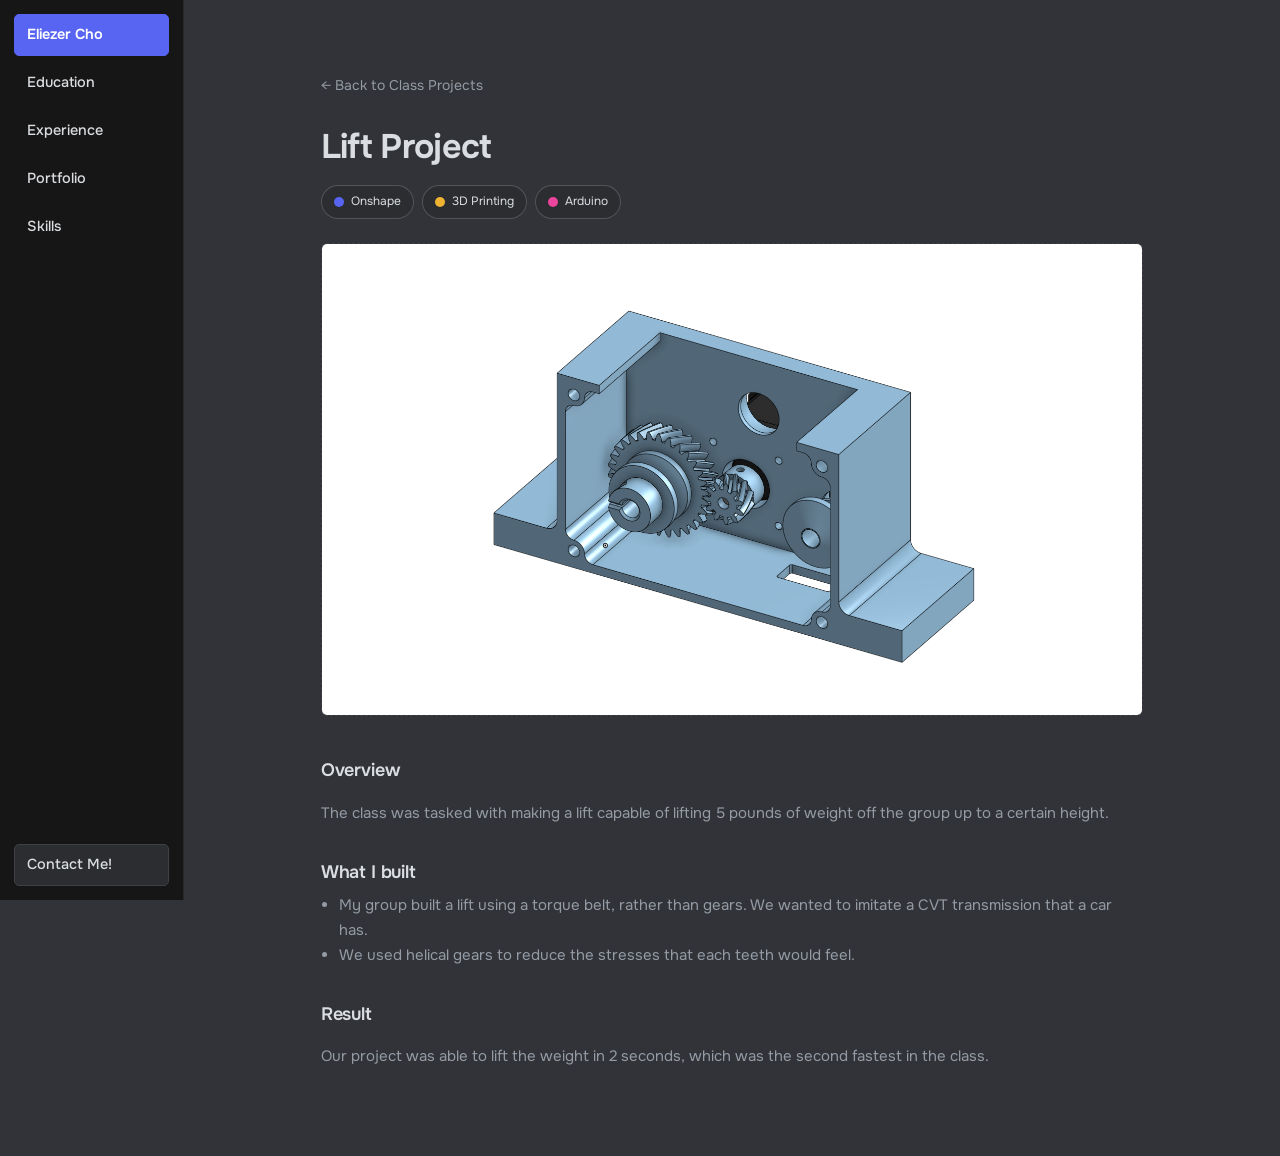
<file: lift-project.html>
<!DOCTYPE html>
<html lang="en">
<head>
  <meta charset="UTF-8">
  <meta name="viewport" content="width=device-width, initial-scale=1.0">
  <title>Lift Project — Eliezer Cho</title>
  <meta name="description" content="Class project by Eliezer Cho.">
  <link rel="preconnect" href="https://fonts.googleapis.com">
  <link rel="preconnect" href="https://fonts.gstatic.com" crossorigin>
  <link href="https://fonts.googleapis.com/css2?family=Onest:wght@400;500;600;700;800&display=swap" rel="stylesheet">
  <link rel="stylesheet" href="styles.css">
</head>

<body>
  <!-- ====================== TOP BAR ====================== -->
  <header class="nav" id="nav">
    <a class="nav__name" href="index.html">Eliezer Cho</a>
    <nav class="nav__links">
      <a href="education.html">Education</a>
      <a href="experience.html">Experience</a>
      <div class="nav__item">
        <a class="nav__trigger" href="portfolio.html">Portfolio</a>
        <div class="nav__dropdown">
          <a href="portfolio.html#motorsports">Motorsports</a>
          <a href="portfolio.html#class-projects">Class Projects</a>
          <a href="portfolio.html#personal-projects">Personal Projects</a>
        </div>
      </div>
      <div class="nav__item">
        <a class="nav__trigger" href="skills.html">Skills</a>
        <div class="nav__dropdown">
          <a href="skills.html#design">Design</a>
          <a href="skills.html#manufacturing">Manufacturing</a>
          <a href="skills.html#controls">Controls</a>
          <a href="skills.html#software">Software</a>
          <a href="skills.html#language">Language</a>
          <a href="skills.html#misc">Miscellaneous</a>
        </div>
      </div>
    </nav>
    <a class="nav__contact" href="contact.html">Contact Me!</a>
  </header>

  <main>
    <section class="wrap">
      <a class="back-link" href="portfolio.html#class-projects">&larr; Back to Class Projects</a>
      <h2 class="project__title">Lift Project</h2>
      <div class="tags">
        <span class="tag"><span class="tag-dot tag-dot--design"></span>Onshape</span>
        <span class="tag"><span class="tag-dot tag-dot--machining"></span>3D Printing</span>
        <span class="tag"><span class="tag-dot tag-dot--software"></span>Arduino</span>
      </div>

      <div class="project__media-row">
        <div class="project__media">
          <img src="lift.png" alt="Assembled lift project">
        </div>
      </div>

      <div class="project__body">
        <h3>Overview</h3>
        <p>The class was tasked with making a lift capable of lifting 5 pounds of weight off the group up to a certain height.</p>

        <h3>What I built</h3>
        <ul>
          <li>My group built a lift using a torque belt, rather than gears. We wanted to imitate a CVT transmission that a car has.</li>
          <li>We used helical gears to reduce the stresses that each teeth would feel.</li>
        </ul>

        <h3>Result</h3>
        <p>Our project was able to lift the weight in 2 seconds, which was the second fastest in the class.</p>
      </div>
    </section>
  </main>


  <script src="script.js" defer></script>
</body>
</html>
</file>
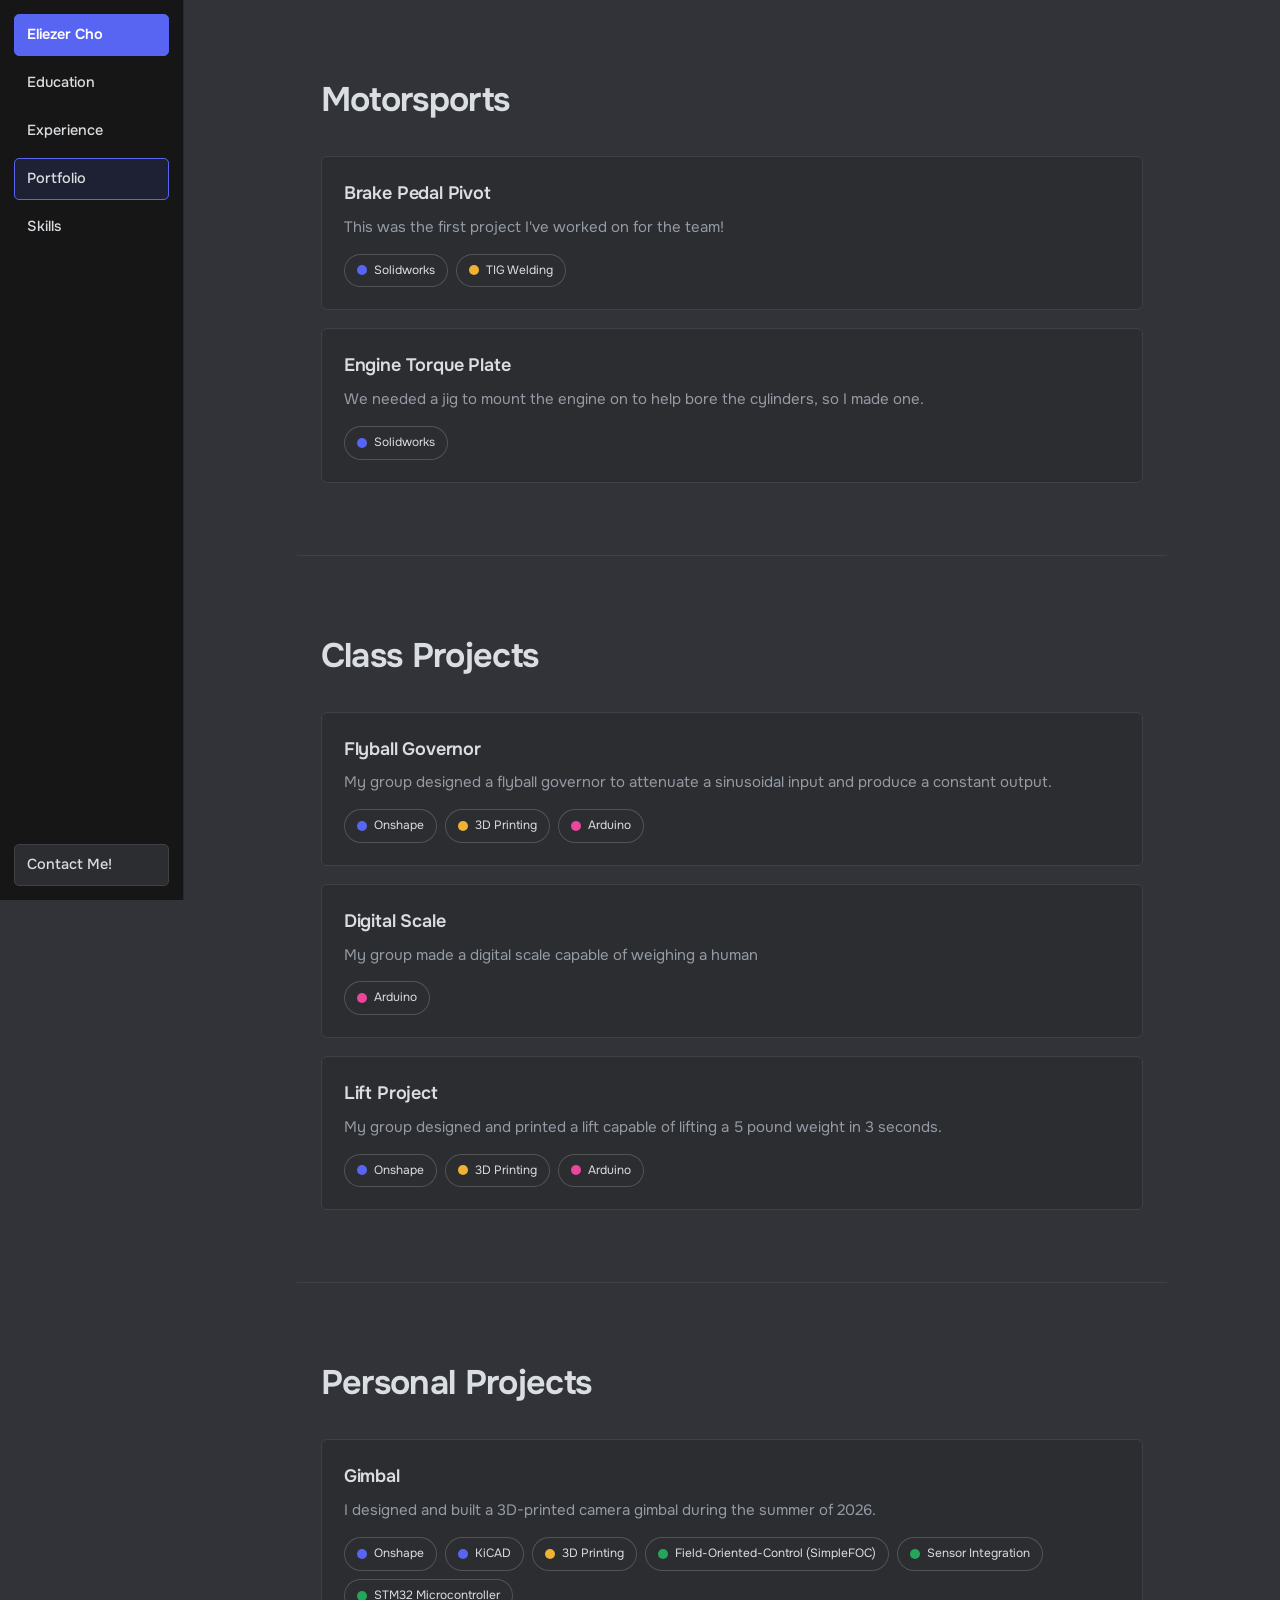
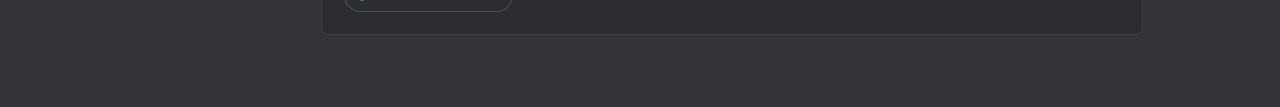
<file: portfolio.html>
<!DOCTYPE html>
<html lang="en">
<head>
  <meta charset="UTF-8">
  <meta name="viewport" content="width=device-width, initial-scale=1.0">
  <title>Portfolio — Eliezer Cho</title>
  <meta name="description" content="Motorsports, class, and personal projects by Eliezer Cho.">
  <link rel="preconnect" href="https://fonts.googleapis.com">
  <link rel="preconnect" href="https://fonts.gstatic.com" crossorigin>
  <link href="https://fonts.googleapis.com/css2?family=Onest:wght@400;500;600;700;800&display=swap" rel="stylesheet">
  <link rel="stylesheet" href="styles.css">
</head>

<body>
  <!-- ====================== TOP BAR ====================== -->
  <header class="nav" id="nav">
    <a class="nav__name" href="index.html">Eliezer Cho</a>
    <nav class="nav__links">
      <a href="education.html">Education</a>
      <a href="experience.html">Experience</a>
      <div class="nav__item">
        <a class="nav__trigger" href="portfolio.html">Portfolio</a>
        <div class="nav__dropdown">
          <a href="portfolio.html#motorsports">Motorsports</a>
          <a href="portfolio.html#class-projects">Class Projects</a>
          <a href="portfolio.html#personal-projects">Personal Projects</a>
        </div>
      </div>
      <div class="nav__item">
        <a class="nav__trigger" href="skills.html">Skills</a>
        <div class="nav__dropdown">
          <a href="skills.html#design">Design</a>
          <a href="skills.html#manufacturing">Manufacturing</a>
          <a href="skills.html#controls">Controls</a>
          <a href="skills.html#software">Software</a>
          <a href="skills.html#language">Language</a>
          <a href="skills.html#misc">Miscellaneous</a>
        </div>
      </div>
    </nav>
    <a class="nav__contact" href="contact.html">Contact Me!</a>
  </header>

  <main>
    <!-- ====================== MOTORSPORTS ====================== -->
    <section id="motorsports" class="wrap">
      <h2>Motorsports</h2>
      <div class="cards">
        <a class="card" href="brake-pedal-pivot.html">
          <h3>Brake Pedal Pivot</h3>
          <p>This was the first project I've worked on for the team!</p>
          <div class="tags">
            <span class="tag"><span class="tag-dot tag-dot--design"></span>Solidworks</span>
            <span class="tag"><span class="tag-dot tag-dot--machining"></span>TIG Welding</span>
          </div>
        </a>
        <a class="card" href="engine-torque-plate.html">
          <h3>Engine Torque Plate</h3>
          <p>We needed a jig to mount the engine on to help bore the cylinders, so I made one.</p>
          <div class="tags">
            <span class="tag"><span class="tag-dot tag-dot--design"></span>Solidworks</span>
          </div>
        </a>
      </div>
    </section>

    <!-- ====================== CLASS PROJECTS ====================== -->
    <section id="class-projects" class="wrap">
      <h2>Class Projects</h2>
      <div class="cards">
        <a class="card" href="flyball-governor.html">
          <h3>Flyball Governor</h3>
          <p>My group designed a flyball governor to attenuate a sinusoidal input and produce a constant output.</p>
          <div class="tags">
            <span class="tag"><span class="tag-dot tag-dot--design"></span>Onshape</span>
            <span class="tag"><span class="tag-dot tag-dot--machining"></span>3D Printing</span>
            <span class="tag"><span class="tag-dot tag-dot--software"></span>Arduino</span>
          </div>
        </a>
        <a class="card" href="digital-scale.html">
          <h3>Digital Scale</h3>
          <p>My group made a digital scale capable of weighing a human</p>
          <div class="tags">
            <span class="tag"><span class="tag-dot tag-dot--software"></span>Arduino</span>
          </div>
        </a>
        <a class="card" href="lift-project.html">
          <h3>Lift Project</h3>
          <p>My group designed and printed a lift capable of lifting a 5 pound weight in 3 seconds.</p>
          <div class="tags">
            <span class="tag"><span class="tag-dot tag-dot--design"></span>Onshape</span>
            <span class="tag"><span class="tag-dot tag-dot--machining"></span>3D Printing</span>
            <span class="tag"><span class="tag-dot tag-dot--software"></span>Arduino</span>
          </div>
        </a>
      </div>
    </section>

    <!-- ====================== PERSONAL PROJECTS ====================== -->
    <section id="personal-projects" class="wrap">
      <h2>Personal Projects</h2>
      <div class="cards">
        <a class="card" href="gimbal.html">
          <h3>Gimbal</h3>
          <p>I designed and built a 3D-printed camera gimbal during the summer of 2026.</p>
          <div class="tags">
            <span class="tag"><span class="tag-dot tag-dot--design"></span>Onshape</span>
            <span class="tag"><span class="tag-dot tag-dot--design"></span>KiCAD</span>
            <span class="tag"><span class="tag-dot tag-dot--machining"></span>3D Printing</span>
            <span class="tag"><span class="tag-dot tag-dot--controls"></span>Field-Oriented-Control (SimpleFOC)</span>
            <span class="tag"><span class="tag-dot tag-dot--controls"></span>Sensor Integration</span>
            <span class="tag"><span class="tag-dot tag-dot--controls"></span>STM32 Microcontroller</span>
          </div>
        </a>
      </div>
    </section>
  </main>


  <script src="script.js" defer></script>
</body>
</html>
</file>
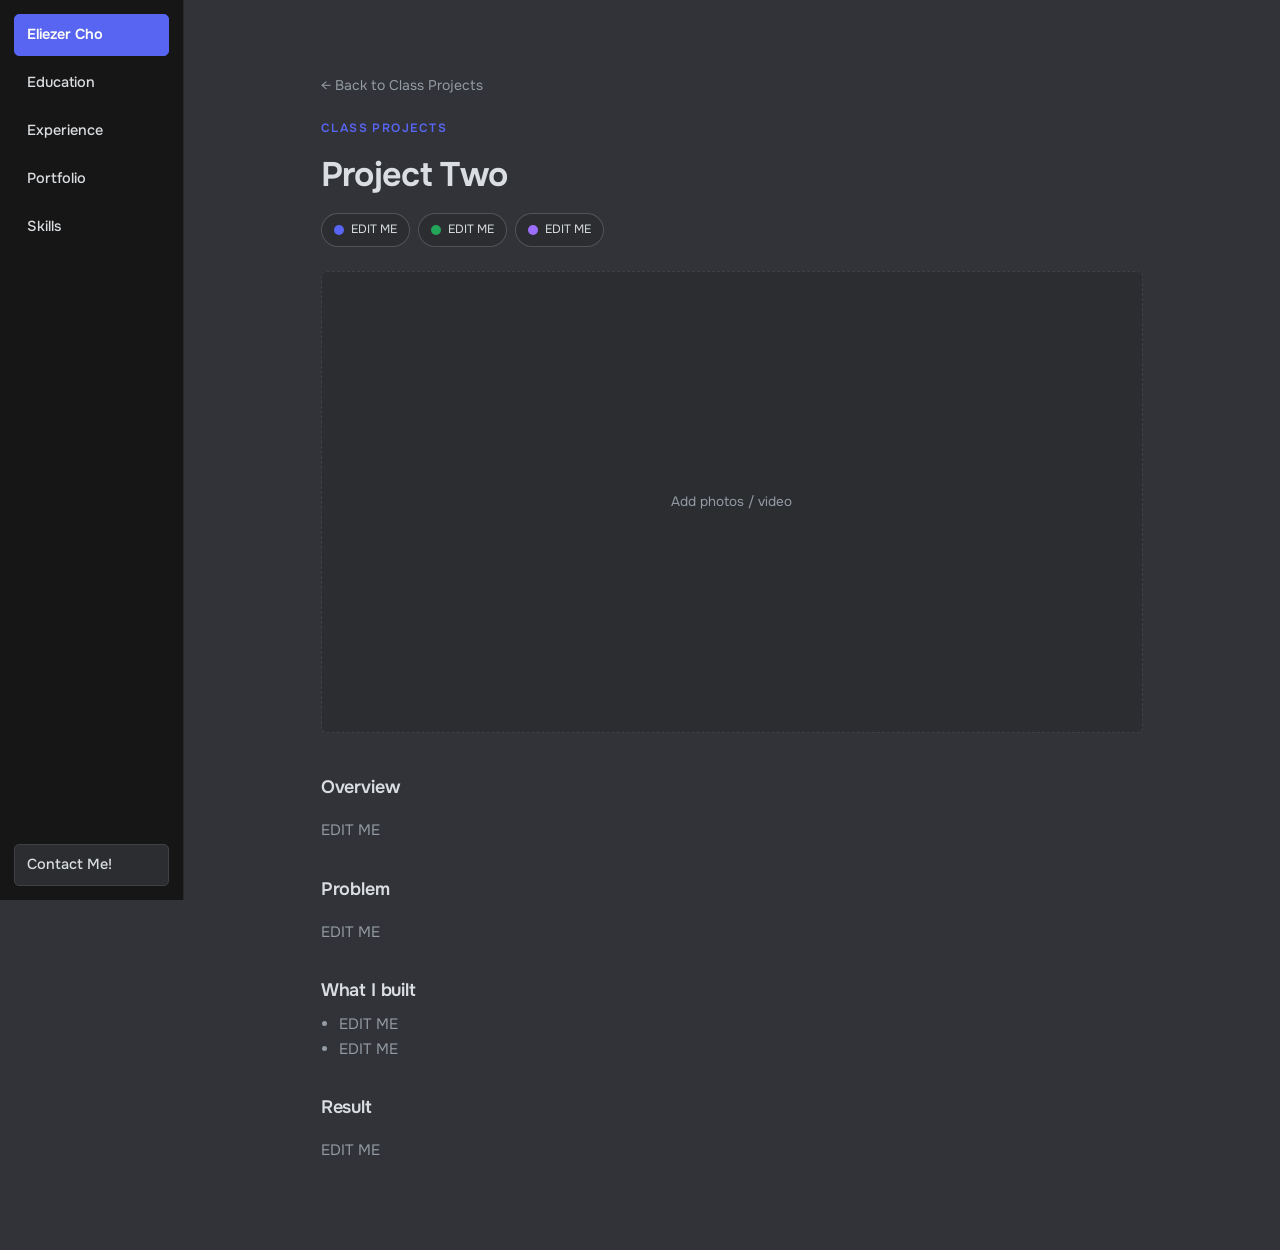
<file: project-class-two.html>
<!DOCTYPE html>
<html lang="en">
<head>
  <meta charset="UTF-8">
  <meta name="viewport" content="width=device-width, initial-scale=1.0">
  <title>Project Two — Eliezer Cho</title>
  <meta name="description" content="Class project by Eliezer Cho.">
  <link rel="preconnect" href="https://fonts.googleapis.com">
  <link rel="preconnect" href="https://fonts.gstatic.com" crossorigin>
  <link href="https://fonts.googleapis.com/css2?family=Onest:wght@400;500;600;700;800&display=swap" rel="stylesheet">
  <link rel="stylesheet" href="styles.css">
</head>

<body>
  <!-- ====================== TOP BAR ====================== -->
  <header class="nav" id="nav">
    <a class="nav__name" href="index.html">Eliezer Cho</a>
    <nav class="nav__links">
      <a href="education.html">Education</a>
      <a href="experience.html">Experience</a>
      <div class="nav__item">
        <a class="nav__trigger" href="portfolio.html">Portfolio</a>
        <div class="nav__dropdown">
          <a href="portfolio.html#motorsports">Motorsports</a>
          <a href="portfolio.html#class-projects">Class Projects</a>
          <a href="portfolio.html#personal-projects">Personal Projects</a>
        </div>
      </div>
      <div class="nav__item">
        <a class="nav__trigger" href="skills.html">Skills</a>
        <div class="nav__dropdown">
          <a href="skills.html#design">Design</a>
          <a href="skills.html#machining">Machining</a>
          <a href="skills.html#controls">Controls</a>
          <a href="skills.html#software">Software</a>
          <a href="skills.html#language">Language</a>
        </div>
      </div>
    </nav>
    <a class="nav__contact" href="contact.html">Contact Me!</a>
  </header>

  <main>
    <section class="wrap">
      <a class="back-link" href="portfolio.html#class-projects">&larr; Back to Class Projects</a>
      <p class="eyebrow">Class Projects</p>
      <h2 class="project__title">Project Two</h2>
      <div class="tags">
        <span class="tag"><span class="tag-dot tag-dot--tools"></span>EDIT ME</span>
        <span class="tag"><span class="tag-dot tag-dot--machines"></span>EDIT ME</span>
        <span class="tag"><span class="tag-dot tag-dot--code"></span>EDIT ME</span>
      </div>

      <div class="project__media" aria-hidden="true">
        <!-- EDIT ME: replace with &lt;img src="..." alt="..."&gt; or an embedded video -->
        <span>Add photos / video</span>
      </div>

      <div class="project__body">
        <h3>Overview</h3>
        <p>EDIT ME</p>

        <h3>Problem</h3>
        <p>EDIT ME</p>

        <h3>What I built</h3>
        <ul>
          <li>EDIT ME</li>
          <li>EDIT ME</li>
        </ul>

        <h3>Result</h3>
        <p>EDIT ME</p>
      </div>
    </section>
  </main>


  <script src="script.js" defer></script>
</body>
</html>
</file>
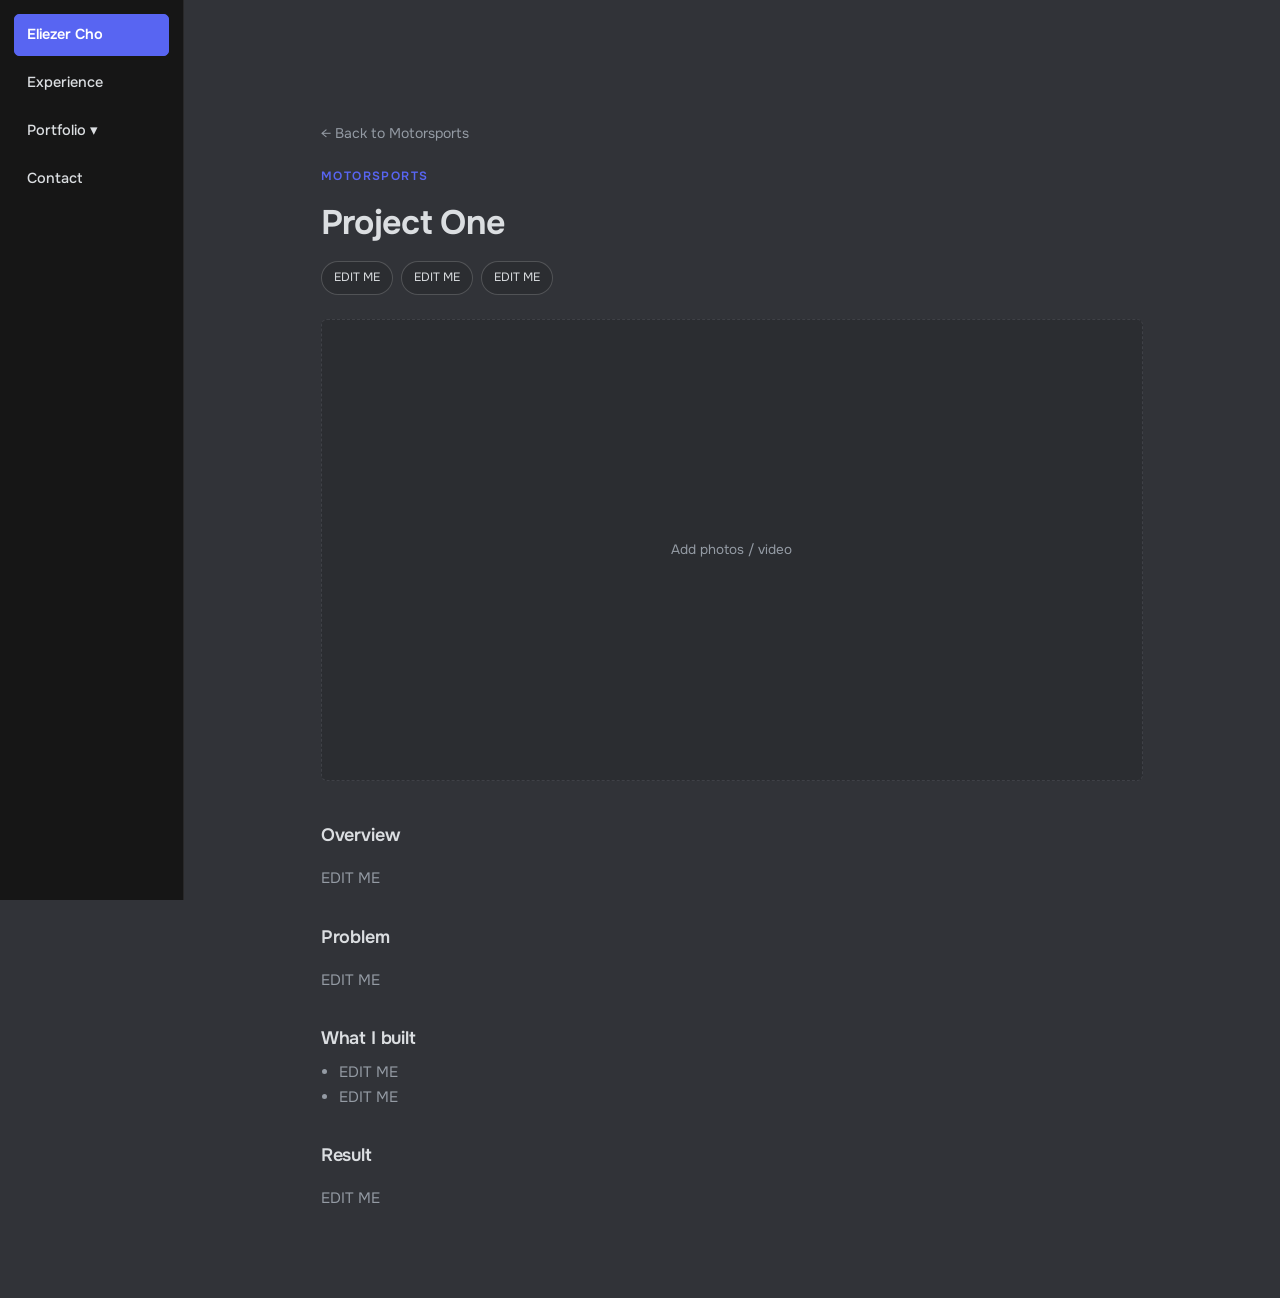
<file: project-motorsports-one.html>
<!DOCTYPE html>
<html lang="en">
<head>
  <meta charset="UTF-8">
  <meta name="viewport" content="width=device-width, initial-scale=1.0">
  <title>Project One — Eliezer Cho</title>
  <meta name="description" content="Motorsports project by Eliezer Cho.">
  <link rel="preconnect" href="https://fonts.googleapis.com">
  <link rel="preconnect" href="https://fonts.gstatic.com" crossorigin>
  <link href="https://fonts.googleapis.com/css2?family=Onest:wght@400;500;600;700;800&display=swap" rel="stylesheet">
  <link rel="stylesheet" href="styles.css">
</head>

<body>
  <!-- ====================== TOP BAR ====================== -->
  <header class="nav" id="nav">
    <a class="nav__name" href="index.html">Eliezer Cho</a>
    <nav class="nav__links">
      <a href="experience.html">Experience</a>
      <div class="nav__item nav__item--dropdown">
        <a class="nav__trigger" href="portfolio.html">Portfolio <span class="chev">&#9662;</span></a>
        <div class="nav__dropdown">
          <a href="portfolio.html#motorsports">Motorsports</a>
          <a href="portfolio.html#class-projects">Class Projects</a>
          <a href="portfolio.html#personal-projects">Personal Projects</a>
        </div>
      </div>
      <a href="contact.html">Contact</a>
    </nav>
  </header>

  <main>
    <section class="wrap" style="padding-block:120px 72px">
      <a class="back-link" href="portfolio.html#motorsports">&larr; Back to Motorsports</a>
      <p class="eyebrow">Motorsports</p>
      <h2 class="project__title">Project One</h2>
      <div class="tags">
        <span class="tag">EDIT ME</span><span class="tag">EDIT ME</span><span class="tag">EDIT ME</span>
      </div>

      <div class="project__media" aria-hidden="true">
        <!-- EDIT ME: replace with &lt;img src="..." alt="..."&gt; or an embedded video -->
        <span>Add photos / video</span>
      </div>

      <div class="project__body">
        <h3>Overview</h3>
        <p>EDIT ME</p>

        <h3>Problem</h3>
        <p>EDIT ME</p>

        <h3>What I built</h3>
        <ul>
          <li>EDIT ME</li>
          <li>EDIT ME</li>
        </ul>

        <h3>Result</h3>
        <p>EDIT ME</p>
      </div>
    </section>
  </main>


  <script src="script.js" defer></script>
</body>
</html>
</file>
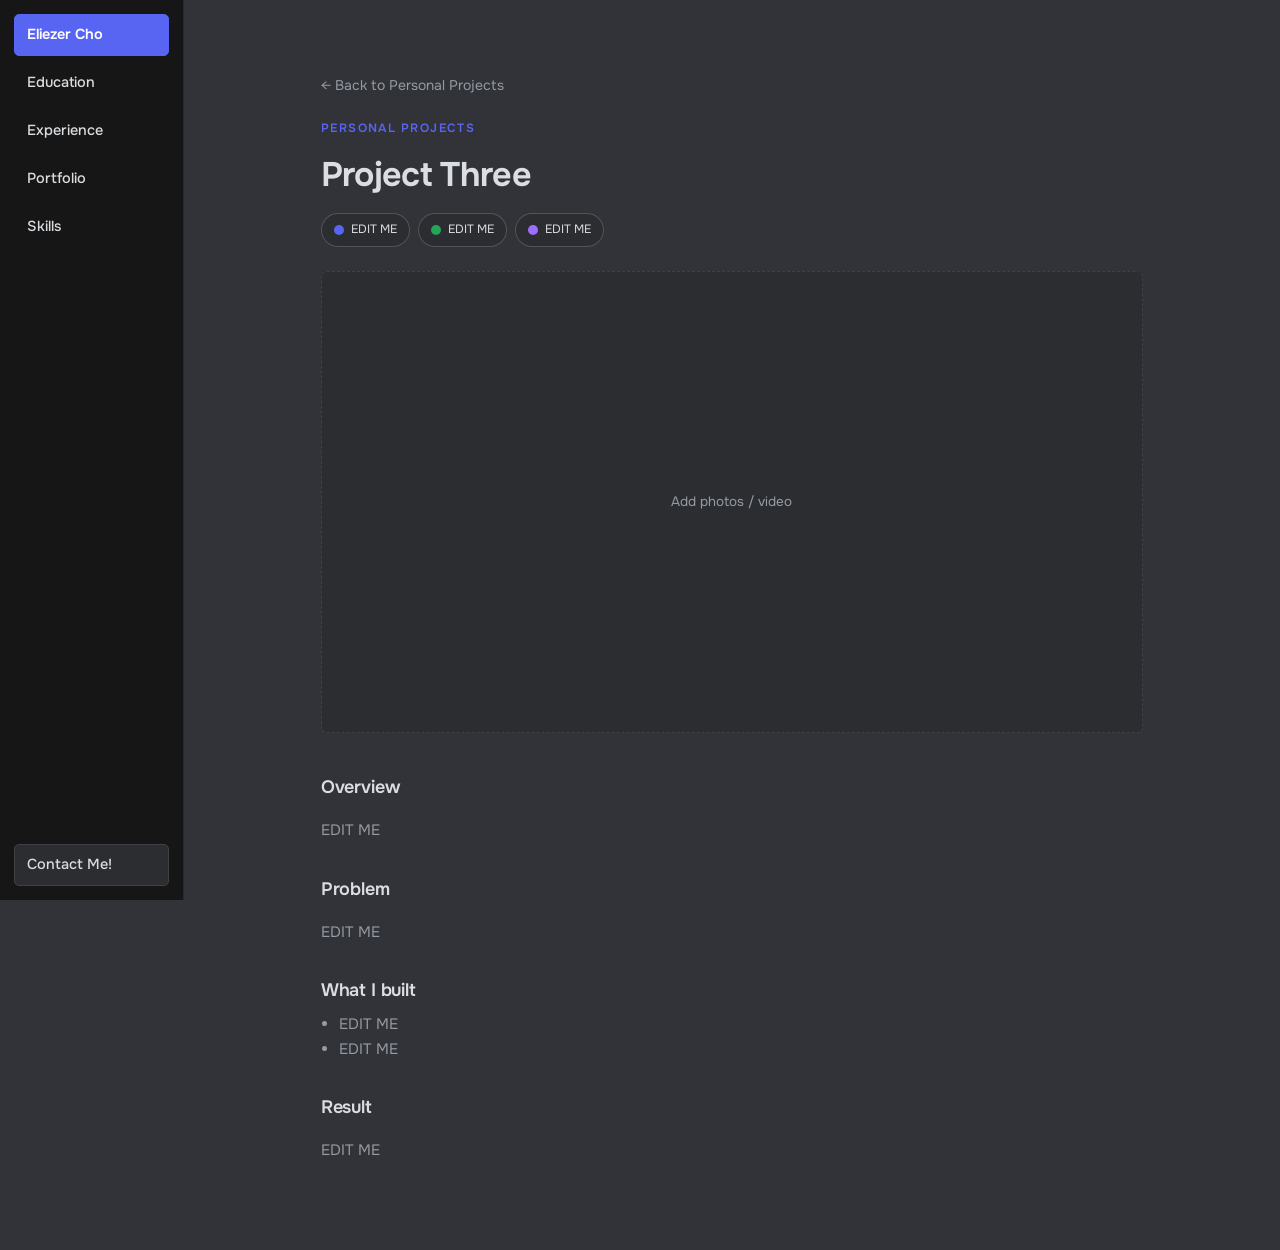
<file: project-personal-three.html>
<!DOCTYPE html>
<html lang="en">
<head>
  <meta charset="UTF-8">
  <meta name="viewport" content="width=device-width, initial-scale=1.0">
  <title>Project Three — Eliezer Cho</title>
  <meta name="description" content="Personal project by Eliezer Cho.">
  <link rel="preconnect" href="https://fonts.googleapis.com">
  <link rel="preconnect" href="https://fonts.gstatic.com" crossorigin>
  <link href="https://fonts.googleapis.com/css2?family=Onest:wght@400;500;600;700;800&display=swap" rel="stylesheet">
  <link rel="stylesheet" href="styles.css">
</head>

<body>
  <!-- ====================== TOP BAR ====================== -->
  <header class="nav" id="nav">
    <a class="nav__name" href="index.html">Eliezer Cho</a>
    <nav class="nav__links">
      <a href="education.html">Education</a>
      <a href="experience.html">Experience</a>
      <div class="nav__item">
        <a class="nav__trigger" href="portfolio.html">Portfolio</a>
        <div class="nav__dropdown">
          <a href="portfolio.html#motorsports">Motorsports</a>
          <a href="portfolio.html#class-projects">Class Projects</a>
          <a href="portfolio.html#personal-projects">Personal Projects</a>
        </div>
      </div>
      <div class="nav__item">
        <a class="nav__trigger" href="skills.html">Skills</a>
        <div class="nav__dropdown">
          <a href="skills.html#design">Design</a>
          <a href="skills.html#machining">Machining</a>
          <a href="skills.html#controls">Controls</a>
          <a href="skills.html#software">Software</a>
          <a href="skills.html#language">Language</a>
        </div>
      </div>
    </nav>
    <a class="nav__contact" href="contact.html">Contact Me!</a>
  </header>

  <main>
    <section class="wrap">
      <a class="back-link" href="portfolio.html#personal-projects">&larr; Back to Personal Projects</a>
      <p class="eyebrow">Personal Projects</p>
      <h2 class="project__title">Project Three</h2>
      <div class="tags">
        <span class="tag"><span class="tag-dot tag-dot--tools"></span>EDIT ME</span>
        <span class="tag"><span class="tag-dot tag-dot--machines"></span>EDIT ME</span>
        <span class="tag"><span class="tag-dot tag-dot--code"></span>EDIT ME</span>
      </div>

      <div class="project__media" aria-hidden="true">
        <!-- EDIT ME: replace with &lt;img src="..." alt="..."&gt; or an embedded video -->
        <span>Add photos / video</span>
      </div>

      <div class="project__body">
        <h3>Overview</h3>
        <p>EDIT ME</p>

        <h3>Problem</h3>
        <p>EDIT ME</p>

        <h3>What I built</h3>
        <ul>
          <li>EDIT ME</li>
          <li>EDIT ME</li>
        </ul>

        <h3>Result</h3>
        <p>EDIT ME</p>
      </div>
    </section>
  </main>


  <script src="script.js" defer></script>
</body>
</html>
</file>
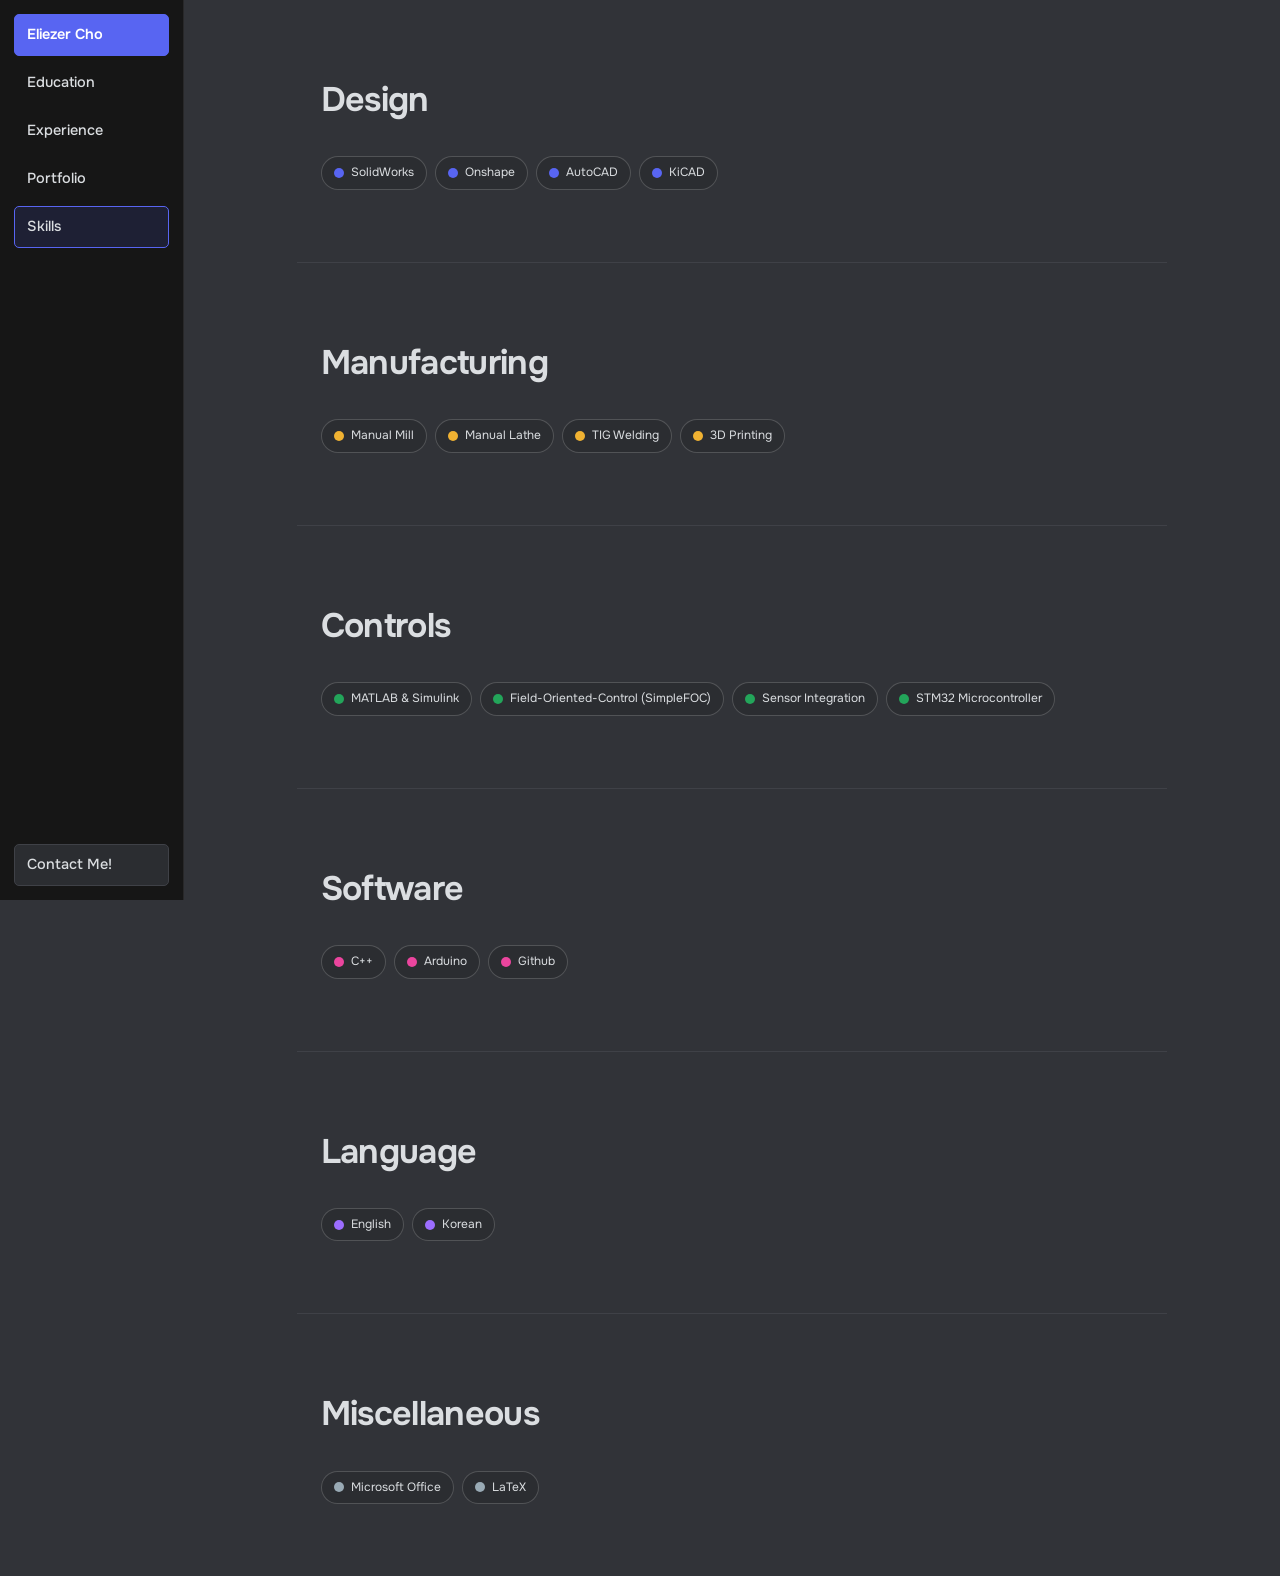
<file: skills.html>
<!DOCTYPE html>
<html lang="en">
<head>
  <meta charset="UTF-8">
  <meta name="viewport" content="width=device-width, initial-scale=1.0">
  <title>Skills — Eliezer Cho</title>
  <meta name="description" content="Design, manufacturing, controls, software, and language skills of Eliezer Cho.">
  <link rel="preconnect" href="https://fonts.googleapis.com">
  <link rel="preconnect" href="https://fonts.gstatic.com" crossorigin>
  <link href="https://fonts.googleapis.com/css2?family=Onest:wght@400;500;600;700;800&display=swap" rel="stylesheet">
  <link rel="stylesheet" href="styles.css">
</head>

<body>
  <!-- ====================== TOP BAR ====================== -->
  <header class="nav" id="nav">
    <a class="nav__name" href="index.html">Eliezer Cho</a>
    <nav class="nav__links">
      <a href="education.html">Education</a>
      <a href="experience.html">Experience</a>
      <div class="nav__item">
        <a class="nav__trigger" href="portfolio.html">Portfolio</a>
        <div class="nav__dropdown">
          <a href="portfolio.html#motorsports">Motorsports</a>
          <a href="portfolio.html#class-projects">Class Projects</a>
          <a href="portfolio.html#personal-projects">Personal Projects</a>
        </div>
      </div>
      <div class="nav__item">
        <a class="nav__trigger" href="skills.html">Skills</a>
        <div class="nav__dropdown">
          <a href="skills.html#design">Design</a>
          <a href="skills.html#manufacturing">Manufacturing</a>
          <a href="skills.html#controls">Controls</a>
          <a href="skills.html#software">Software</a>
          <a href="skills.html#language">Language</a>
          <a href="skills.html#misc">Miscellaneous</a>
        </div>
      </div>
    </nav>
    <a class="nav__contact" href="contact.html">Contact Me!</a>
  </header>

  <main>
    <!-- ====================== DESIGN ====================== -->
    <section id="design" class="wrap">
      <h2>Design</h2>
      <div class="tags">
        <span class="tag"><span class="tag-dot tag-dot--design"></span>SolidWorks</span>
        <span class="tag"><span class="tag-dot tag-dot--design"></span>Onshape</span>
        <span class="tag"><span class="tag-dot tag-dot--design"></span>AutoCAD</span>
        <span class="tag"><span class="tag-dot tag-dot--design"></span>KiCAD</span>
      </div>
    </section>

    <!-- ====================== MANUFACTURING ====================== -->
    <section id="manufacturing" class="wrap">
      <h2>Manufacturing</h2>
      <div class="tags">
        <span class="tag"><span class="tag-dot tag-dot--machining"></span>Manual Mill</span>
        <span class="tag"><span class="tag-dot tag-dot--machining"></span>Manual Lathe</span>
        <span class="tag"><span class="tag-dot tag-dot--machining"></span>TIG Welding</span>
        <span class="tag"><span class="tag-dot tag-dot--machining"></span>3D Printing</span>
      </div>
    </section>

    <!-- ====================== CONTROLS ====================== -->
    <section id="controls" class="wrap">
      <h2>Controls</h2>
      <div class="tags">
        <span class="tag"><span class="tag-dot tag-dot--controls"></span>MATLAB & Simulink</span>
        <span class="tag"><span class="tag-dot tag-dot--controls"></span>Field-Oriented-Control (SimpleFOC)</span>
        <span class="tag"><span class="tag-dot tag-dot--controls"></span>Sensor Integration</span>
        <span class="tag"><span class="tag-dot tag-dot--controls"></span>STM32 Microcontroller</span>
      </div>
    </section>

    <!-- ====================== SOFTWARE ====================== -->
    <section id="software" class="wrap">
      <h2>Software</h2>
      <div class="tags">
        <span class="tag"><span class="tag-dot tag-dot--software"></span>C++</span>
        <span class="tag"><span class="tag-dot tag-dot--software"></span>Arduino</span>
        <span class="tag"><span class="tag-dot tag-dot--software"></span>Github</span>
      </div>
    </section>

    <!-- ====================== LANGUAGE ====================== -->
    <section id="language" class="wrap">
      <h2>Language</h2>
      <div class="tags">
        <span class="tag"><span class="tag-dot tag-dot--languages"></span>English</span>
        <span class="tag"><span class="tag-dot tag-dot--languages"></span>Korean</span>
      </div>
    </section>

    <!-- ====================== MISCELLANEOUS ====================== -->
    <section id="misc" class="wrap">
      <h2>Miscellaneous</h2>
      <div class="tags">
        <span class="tag"><span class="tag-dot tag-dot--misc"></span>Microsoft Office</span>
        <span class="tag"><span class="tag-dot tag-dot--misc"></span>LaTeX</span>
      </div>
    </section>
  </main>


  <script src="script.js" defer></script>
</body>
</html>
</file>
<file: styles.css>
/* ---------- design tokens ---------- */
:root {
  --bg:        #313338;
  --surface:   #2b2d31;
  --text:      #dbdee1;
  --muted:     #949ba4;
  --line:      #3f4147;
  --accent:    #5865f2;
  --nav-bg:    rgba(32, 34, 37, 0.82);
  --radius:    6px;
  --maxw:      clamp(700px, 68vw, 2800px);
  --sidebar-w: clamp(184px, 9vw, 260px);
}
@media (prefers-color-scheme: dark) {
  :root {
    --bg:      #313338;
    --surface: #2b2d31;
    --text:    #dbdee1;
    --muted:   #949ba4;
    --line:    #3f4147;
    --accent:  #5865f2;
    --nav-bg:  rgba(32, 34, 37, 0.82);
  }
}

/* ---------- base ---------- */
* { box-sizing: border-box; }
html { scroll-behavior: smooth; }
body {
  margin: 0;
  margin-left: var(--sidebar-w);
  background: var(--bg);
  color: var(--text);
  font: 16px/1.65 'Onest', -apple-system, BlinkMacSystemFont, "Segoe UI", Helvetica, Arial, sans-serif;
  -webkit-font-smoothing: antialiased;
}
@media (max-width: 760px) {
  body { margin-left: 0; padding-top: 56px; }
}
a { color: inherit; }
img { max-width: 100%; display: block; }

.wrap { max-width: var(--maxw); margin: 0 auto; padding-inline: 24px; }

/* ---------- sidebar nav (button list) ---------- */
.nav {
  position: fixed;
  inset: 0 auto 0 0;
  z-index: 100;
  width: var(--sidebar-w);
  height: 100vh;
  display: flex;
  flex-direction: column;
  align-items: stretch;
  gap: 6px;
  padding: 14px;
  background: rgba(20, 20, 20, 0.92);
  border-right: 1px solid rgba(255, 255, 255, 0.08);
  overflow: visible;
}
.nav.is-stuck,
.nav.is-idle {
  opacity: 1;
  transform: none;
  pointer-events: auto;
  background: rgba(20, 20, 20, 0.92);
}

/* "Eliezer Cho" reads as the primary button, the rest as secondary buttons */
.nav__name {
  display: block;
  padding: 8px 12px;
  border-radius: 5px;
  border: 1px solid var(--accent);
  background: var(--accent);
  color: #fff;
  font-size: 14.5px;
  font-weight: 600;
  text-decoration: none;
  white-space: nowrap;
  overflow: hidden;
  text-overflow: ellipsis;
  transition: transform .15s ease;
}
.nav__name:hover { transform: translateY(-1px); }

.nav__links {
  display: flex;
  flex-direction: column;
  gap: 6px;
}
.nav__links > a,
.nav__trigger,
.nav__contact {
  display: block;
  padding: 8px 12px;
  border-radius: 5px;
  color: var(--text);
  font-size: 14.5px;
  font-weight: 500;
  text-decoration: none;
  white-space: nowrap;
  overflow: hidden;
  text-overflow: ellipsis;
  transition: transform .15s ease, border-color .2s ease, background-color .2s ease;
}
.nav__links > a,
.nav__trigger {
  border: 1px solid transparent;
  background: transparent;
}
.nav__contact {
  border: 1px solid var(--line);
  background: var(--surface);
}
.nav__links > a:hover,
.nav__trigger:hover,
.nav__contact:hover {
  transform: translateY(-1px);
  border-color: var(--accent);
  background: var(--surface);
}
.nav__links > a.is-active,
.nav__trigger.is-active,
.nav__contact.is-active {
  border-color: var(--accent);
  background: rgba(88, 101, 242, 0.14);
}

/* pinned to the very bottom of the sidebar, independent of how much the dropdowns above expand */
.nav__contact { margin-top: auto; flex-shrink: 0; }

/* Portfolio/Skills expand in place, pushing whatever follows them further down */
.nav__dropdown {
  display: flex;
  flex-direction: column;
  gap: 6px;
  max-height: 0;
  opacity: 0;
  overflow: hidden;
  padding-top: 0;
  transition: max-height .22s ease, opacity .18s ease, padding-top .22s ease;
  transition-delay: 2s; /* lingers before closing so a stray mouse move off the button doesn't instantly hide it */
}
.nav__item:hover .nav__dropdown,
.nav__item:focus-within .nav__dropdown {
  transition-delay: 0s; /* opens immediately */
  max-height: 280px;
  opacity: 1;
  padding-top: 6px;
}
.nav__dropdown a {
  display: block;
  padding: 6px 12px 6px 24px;
  color: var(--muted);
  font-size: 14px;
  font-weight: 500;
  text-decoration: none;
  white-space: nowrap;
  overflow: hidden;
  text-overflow: ellipsis;
  transition: color .2s ease;
}
.nav__dropdown a:hover { color: var(--text); }

@media (max-width: 760px) {
  .nav {
    inset: 0 0 auto 0;
    width: 100%;
    height: 56px;
    flex-direction: row;
    align-items: center;
    justify-content: space-between;
    gap: 10px;
    padding: 0 16px;
    border-right: none;
    border-bottom: 1px solid rgba(255, 255, 255, 0.08);
    -webkit-backdrop-filter: saturate(180%) blur(14px);
    backdrop-filter: saturate(180%) blur(14px);
    transition: opacity .45s ease, transform .45s ease;
  }
  .nav.is-idle { opacity: 0; transform: translateY(-8px); pointer-events: none; background: rgba(20, 20, 20, 0.92); }
  .nav.is-stuck { background: rgba(15, 15, 15, 0.92); }

  .nav__name,
  .nav__contact { flex-shrink: 0; }
  .nav__name {
    padding: 6px 10px;
    font-size: 13px;
  }
  .nav__contact {
    margin-top: 0;
    padding: 6px 10px;
    font-size: 13px;
  }
  .nav__links {
    flex-direction: row;
    gap: 6px;
    flex: 1;
    min-width: 0;
    overflow-x: auto;
  }
  .nav__links > a,
  .nav__trigger {
    flex-shrink: 0;
    padding: 6px 10px;
    font-size: 13px;
  }

  .nav__item { position: relative; }
  .nav__dropdown {
    position: absolute;
    top: 100%;
    left: 50%;
    transform: translateX(-50%);
    max-height: none;
    overflow: visible;
    background: var(--surface);
    border: 1px solid var(--line);
    border-radius: var(--radius);
    padding: 6px;
    min-width: 172px;
    opacity: 0;
    visibility: hidden;
    pointer-events: none;
    transition: opacity .18s ease, visibility .18s ease, pointer-events .18s ease;
    transition-delay: 2s;
  }
  .nav__item:hover .nav__dropdown,
  .nav__item:focus-within .nav__dropdown {
    transition-delay: 0s;
    opacity: 1;
    visibility: visible;
    pointer-events: auto;
  }
  .nav__dropdown a { width: auto; padding: 8px 10px; }
}
@media (prefers-reduced-motion: reduce) {
  html { scroll-behavior: auto; }
  .nav { transition: none; }
  .nav.is-idle { opacity: 1; transform: none; pointer-events: auto; }
}

/* ---------- buttons ---------- */
.hero__actions { display: flex; flex-wrap: wrap; gap: 12px; margin-top: 22px; }
.btn {
  display: inline-block;
  padding: 11px 20px;
  border-radius: 5px;
  border: 1px solid var(--line);
  background: var(--surface);
  font-size: 14.5px;
  font-weight: 500;
  text-decoration: none;
  transition: transform .15s ease, border-color .2s ease;
}
.btn:hover { transform: translateY(-1px); border-color: var(--accent); }
.btn--primary { background: var(--accent); border-color: var(--accent); color: #fff; }

/* ---------- sections (used on inner pages) ---------- */
section { padding-block: 72px; scroll-margin-top: 72px; }
section + section { border-top: 1px solid var(--line); }
.eyebrow {
  margin: 0 0 8px;
  font-size: 12px;
  font-weight: 600;
  letter-spacing: .12em;
  text-transform: uppercase;
  color: var(--accent);
}
h2 {
  margin: 0 0 28px;
  font-size: clamp(26px, 4vw, 34px);
  letter-spacing: -.02em;
  font-weight: 650;
}
h3 { margin: 0 0 6px; font-size: 18px; font-weight: 600; letter-spacing: -.01em; }

/* ---------- home page (name + about) ---------- */
.home {
  display: grid;
  grid-template-columns: 1.3fr 1fr;
  gap: clamp(28px, 5vw, 56px);
  align-items: center;
  min-height: 100svh;
  padding-block: 40px;
}
.home h1 {
  margin: 0 0 14px;
  font-size: clamp(32px, 5.5vw, 50px);
  line-height: 1.08;
  letter-spacing: -.03em;
  font-weight: 650;
}
.home__tagline {
  margin: 0;
  max-width: 46ch;
  font-size: clamp(15px, 2vw, 17.5px);
  color: var(--muted);
}
.home__about { margin-top: 30px; }
.home__about p {
  margin: 0 0 12px;
  color: var(--muted);
  font-size: 14.5px;
  max-width: 54ch;
}
.home__about p:last-of-type { margin-bottom: 0; }
.home__chips {
  display: flex;
  flex-wrap: wrap;
  gap: 22px;
  margin-top: 18px;
}
.home__chips h3 {
  font-size: 11.5px;
  text-transform: uppercase;
  letter-spacing: .1em;
  color: var(--muted);
  margin-bottom: 8px;
}
.home__photo {
  aspect-ratio: 3 / 4;
  width: 100%;
  max-height: 62vh;
  border: 1px solid var(--line);
  border-radius: 20px;
  background: var(--surface);
  overflow: hidden;
  justify-self: center;
}
.home__photo img {
  width: 100%;
  height: 100%;
  object-fit: cover;
  display: block;
}
@media (max-width: 760px) {
  .home {
    grid-template-columns: 1fr;
    min-height: auto;
    padding-block: 32px 48px;
  }
  .home__photo { order: -1; max-width: 260px; max-height: none; margin: 0 auto; }
}

/* ---------- cards (portfolio) ---------- */
.cards { display: flex; flex-direction: column; gap: 18px; }
.card {
  padding: 22px;
  border: 1px solid var(--line);
  border-radius: var(--radius);
  background: var(--surface);
  text-decoration: none;
  transition: transform .18s ease, border-color .2s ease;
}
.card:hover { transform: translateY(-3px); border-color: var(--accent); }
.card p { margin: 0 0 14px; color: var(--muted); font-size: 15px; }
.tags { display: flex; flex-wrap: wrap; gap: 8px; }
.tag {
  display: inline-flex;
  align-items: center;
  gap: 7px;
  font-size: 12px;
  color: var(--text);
  background: var(--surface);
  border: 1px solid rgba(255, 255, 255, 0.18);
  border-radius: 20px;
  padding: 6px 12px;
}
.tag-dot {
  width: 10px;
  height: 10px;
  border-radius: 50%;
  flex-shrink: 0;
}
.tag-dot--tools     { background: #5865f2; }
.tag-dot--machines  { background: #23a55a; }
.tag-dot--code      { background: #9c6dff; }
.tag-dot--design    { background: #5865f2; }
.tag-dot--machining { background: #f0b232; }
.tag-dot--controls  { background: #23a55a; }
.tag-dot--software  { background: #eb459e; }
.tag-dot--languages { background: #9c6dff; }
.tag-dot--misc      { background: #99aab5; }

/* ---------- timeline entries (education / club experience) ---------- */
.job {
  display: grid;
  grid-template-columns: 170px 1fr;
  gap: 4px 28px;
  padding-block: 22px;
  border-top: 1px solid var(--line);
}
.job__when { color: var(--muted); font-size: 14px; padding-top: 2px; }
.job__where { color: var(--muted); font-size: 14.5px; margin: 0 0 8px; }
.job ul { margin: 0; padding-left: 18px; color: var(--muted); font-size: 15px; }
.job li { margin-bottom: 4px; }
@media (max-width: 640px) {
  .job { grid-template-columns: 1fr; gap: 6px; }
  .job__when { order: -1; font-size: 13px; }
}
.subhead {
  margin: 40px 0 4px;
  font-size: 12px;
  font-weight: 600;
  letter-spacing: .1em;
  text-transform: uppercase;
  color: var(--muted);
}
.subhead:first-of-type { margin-top: 0; }

/* ---------- project detail page ---------- */
.back-link {
  display: inline-flex;
  align-items: center;
  gap: 6px;
  font-size: 14px;
  color: var(--muted);
  text-decoration: none;
  margin-bottom: 22px;
}
.back-link:hover { color: var(--text); }
.project__title { margin: 0 0 10px; }
.project__media {
  aspect-ratio: 16 / 9;
  width: 100%;
  border: 1px dashed var(--line);
  border-radius: var(--radius);
  background: var(--surface);
  display: flex;
  align-items: center;
  justify-content: center;
  color: var(--muted);
  font-size: 13.5px;
  margin: 24px 0 40px;
  overflow: hidden;
}
.project__media img {
  width: 100%;
  height: 100%;
  object-fit: cover;
  display: block;
}
.project__media-row {
  display: flex;
  align-items: flex-start;
  gap: 16px;
  margin: 24px 0 40px;
}
.project__media-row .project__media {
  aspect-ratio: auto;
  margin: 0;
  flex: 1;
  min-width: 0;
}
.project__media-row .project__media img {
  width: 100%;
  height: auto;
  object-fit: initial;
}
.project__media-square {
  display: grid;
  grid-template-columns: 1fr 1fr;
  grid-template-rows: 1fr 1fr;
  gap: 12px;
  aspect-ratio: 1 / 1;
  margin: 24px 0 40px;
}
.project__media-square .project__media {
  aspect-ratio: auto;
  margin: 0;
  min-width: 0;
  min-height: 0;
}
.project__media-square .media-stack-1 { grid-column: 1; grid-row: 1; }
.project__media-square .media-stack-2 { grid-column: 1; grid-row: 2; }
.project__media-square .media-tall   { grid-column: 2; grid-row: 1 / span 2; }
@media (max-width: 640px) {
  .project__media-square {
    grid-template-columns: 1fr;
    grid-template-rows: auto;
    aspect-ratio: auto;
  }
  .project__media-square .media-stack-1,
  .project__media-square .media-stack-2,
  .project__media-square .media-tall {
    grid-column: 1;
    grid-row: auto;
    aspect-ratio: 4 / 3;
  }
}
@media (max-width: 640px) {
  .project__media-row { flex-direction: column; }
}
.project__body h3 { margin-top: 32px; }
.project__body h3:first-child { margin-top: 0; }
.project__body p, .project__body li { color: var(--muted); font-size: 15px; }
.project__body ul { padding-left: 18px; margin: 0; }
.project__media-result {
  width: 100%;
  border: 1px solid var(--line);
  border-radius: var(--radius);
  overflow: hidden;
  margin: 14px 0 0;
}
.project__media-result img { width: 100%; height: auto; display: block; }
.project__pdf {
  width: 100%;
  height: 85vh;
  border: 1px solid var(--line);
  border-radius: var(--radius);
  overflow: hidden;
  margin: 14px 0 0;
}
.project__pdf iframe { width: 100%; height: 100%; border: 0; display: block; }
.project__code-row {
  display: flex;
  align-items: stretch;
  gap: 16px;
  margin: 14px 0 0;
}
.project__code-row .project__pdf {
  margin: 0;
  flex: 1;
  min-width: 0;
}
.project__code-row .project__media {
  aspect-ratio: auto;
  margin: 0;
  flex: 1;
  min-width: 0;
}
.project__code {
  flex: 1;
  min-width: 0;
  height: 85vh;
  border: 1px solid var(--line);
  border-radius: var(--radius);
  background: var(--surface);
  overflow: auto;
  padding: 16px;
}
.project__code pre {
  margin: 0;
  font-family: "SFMono-Regular", Consolas, "Courier New", monospace;
  font-size: 13px;
  line-height: 1.5;
  color: var(--text);
  white-space: pre;
}
@media (max-width: 760px) {
  .project__code-row { flex-direction: column; }
  .project__code-row .project__pdf,
  .project__code-row .project__media,
  .project__code { height: 60vh; }
}

/* ---------- contact + footer ---------- */
.contact p { color: var(--muted); margin-top: 0; }
.contact__links { display: flex; flex-direction: column; gap: 10px; margin-top: 6px; }
.contact__links a {
  font-size: 16px;
  font-weight: 500;
  text-decoration: underline;
  text-decoration-color: var(--line);
  text-underline-offset: 4px;
  width: fit-content;
}
.contact__links a:hover { text-decoration-color: var(--accent); }
</file>
